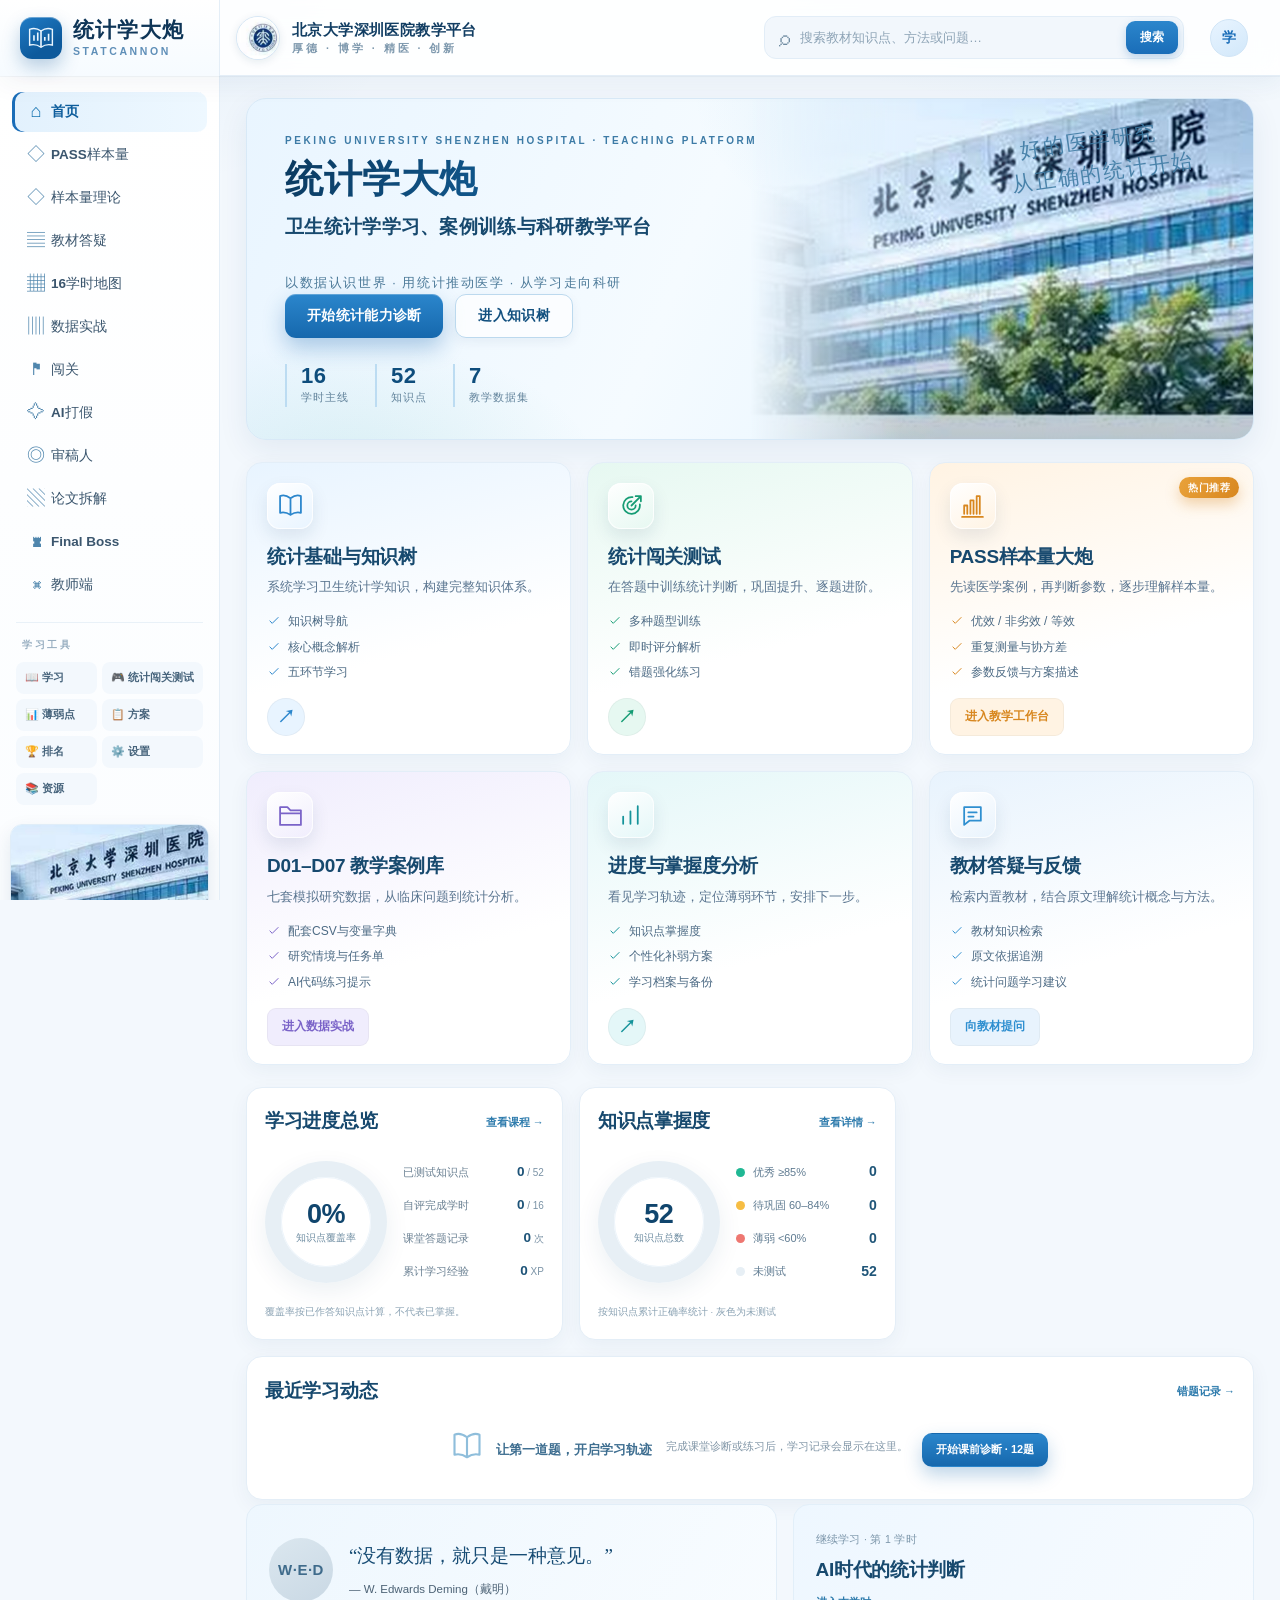
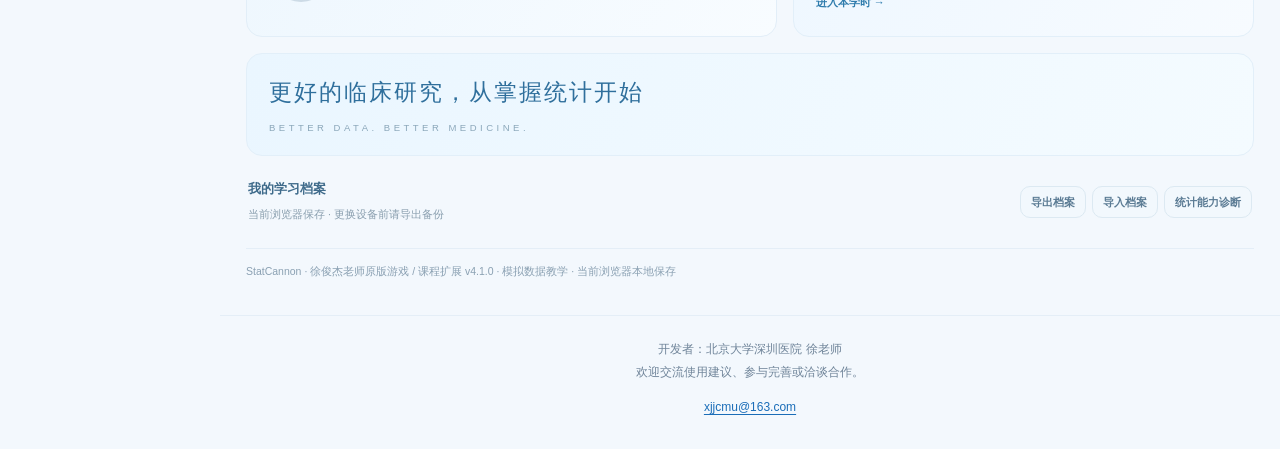
<file: index.html>
<!DOCTYPE html>
<html lang="zh-CN">
<head>
<meta charset="UTF-8">
<meta name="viewport" content="width=device-width, initial-scale=1.0, viewport-fit=cover">
<meta name="theme-color" content="#f2f9fd">
<meta name="description" content="StatCannon 统计大炮 — 卫生统计学学习游戏：闯关答题、统计百斩五环节学习、薄弱点分析、个性化学习方案">
<meta name="mobile-web-app-capable" content="yes">
<meta name="apple-mobile-web-app-capable" content="yes">
<meta name="apple-mobile-web-app-status-bar-style" content="default">
<meta name="apple-mobile-web-app-title" content="统计大炮">
<link rel="manifest" href="manifest.json">
<link rel="apple-touch-icon" href="icon-192.png">
<title>StatCannon 统计大炮 · 16学时研究生课堂</title>
<script src="knowledge.js"></script>
<script src="baizhan_data.js"></script>
<script src="baizhan_engine.js"></script>
<link rel="stylesheet" href="academy/legacy.css">
<link rel="stylesheet" href="academy/academy.css">
<link rel="stylesheet" href="academy/light.css">
<link rel="stylesheet" href="academy/textbook.css">
<link rel="stylesheet" href="academy/studio.css?v=20260918">
<link rel="stylesheet" href="academy/medical.css?v=20260919-hospital-deming">
<link rel="stylesheet" href="academy/pass/pass.css?v=20260919-learning2">
<link rel="stylesheet" href="academy/theme-pro.css?v=20261106-pro">
</head>
<body>
<a class="sc-skip" href="#main">跳到主要内容</a>
<div class="sc-notice">学习档案保存在当前浏览器 · 可在首页导出备份</div>

<!-- ===== 顶部导航 ===== -->
<div id="top-bar">
  <a class="logo" href="student/" aria-label="统计学大炮首页"><span class="sc-book-logo"><svg viewBox="0 0 48 48" fill="none" aria-hidden="true"><path d="M24 11C17 6 8 6 3 8v29c8-2 14-1 21 4 7-5 13-6 21-4V8c-5-2-14-2-21 3Z" stroke="currentColor" stroke-width="2.6"/><path d="M24 11v30M11 29V19m7 10V14m13 15V22m7 7V16" stroke="currentColor" stroke-width="3"/></svg></span><span class="sc-brand">统计学大炮<small>StatCannon</small></span></a><div class="sc-institution"><img class="sc-emblem" src="academy/assets/pku-emblem.png" alt="北京大学深圳医院院徽"><div class="sc-inst-text"><strong>北京大学深圳医院教学平台</strong><span class="sc-motto-line">厚德 · 博学 · 精医 · 创新</span><span class="sc-sub">卫生统计学和临床研究学习与科研训练</span></div></div><form class="sc-search" action="textbook/" method="get"><label for="sc-search-input" class="sc-sr">搜索教材知识</label><span aria-hidden="true">⌕</span><input id="sc-search-input" name="q" placeholder="搜索教材知识点、方法或问题…" required><button type="submit" aria-label="搜索教材">搜索</button></form><a class="sc-profile" href="student/" title="学习档案保存在当前浏览器"><span aria-hidden="true">学</span><div><strong>我的学习空间</strong><small>本机学习档案</small></div></a>
  <div id="top-nav">
    <button class="active" onclick="switchPage('learn')">📖 学习</button>
    <button onclick="switchPage('cannon')">🎮 统计闯关测试</button>
    <button onclick="switchPage('weakness')">📊 薄弱点</button>
    <button onclick="switchPage('plan')">📋 方案</button>
    <button onclick="switchPage('rank')">🏆 排名</button>
    <button onclick="switchPage('settings')">⚙️ 设置</button>
    <span id="review-badge" style="display:none;background:#ef4444;color:#fff;padding:2px 12px;border-radius:20px;font-size:12px;font-weight:700;cursor:pointer" onclick="startReviewMode()">📚 0</span>
    <button onclick="switchPage('resources')">📚 资源</button>
    
  </div>
</div>

<!-- ===== 主容器 ===== -->
<div id="main">

<!-- ==================== 学习页面 ==================== -->
<div id="page-learn" class="page active">
  <div class="card">
    <h2>📚 知识树</h2>
    <div class="learning-guide">
      <p>👉 建议按从上到下顺序学习，不要直接跳高阶模块；预测模型／预后研究重点关注：回归、Cox、GEE/GLMM。</p>
      <p>原创临床研究：围绕患者数据开展研究，包括临床研究设计、回归、Cox、GEE和诊断试验。IBD随访、肺癌预后预测模型属于这一类。</p>
      <p>二次研究：Meta分析整合已有研究证据，在最后一个模块单独学习。</p>
      <p>软件实操集中在基础理论之后的“软件实操与论文”。每学完一个统计知识点，可前往该模块同步练习，再回到当前学习进度。</p>
    </div>
    <p style="color:var(--dim);font-size:14px;margin-bottom:12px">
      卫生统计学 <strong id="total-modules"></strong> 大模块，<strong id="total-topics"></strong> 个知识点，<strong id="total-questions"></strong> 道练习题。<br><span id="question-bank-summary" style="font-size:14px"></span>
      点击模块展开学习，完成后可进入"统计闯关测试"巩固。
    </p>
    <div class="flex flex-wrap gap-4" style="margin-bottom:12px">
      <button class="btn btn-primary btn-sm" onclick="expandAllTopics()">展开全部</button>
      <button class="btn btn-dim btn-sm" onclick="collapseAllTopics()">收起全部</button>
      <span style="font-size:13px;color:var(--dim);margin-left:8px" id="overall-progress"></span>
    </div>
  </div>
  <div id="module-container" class="module-grid"></div>
</div>

<!-- ==================== 统计闯关测试页面 ==================== -->
<div id="page-cannon" class="page">
  <div class="card">
    <div class="flex" style="justify-content:space-between;flex-wrap:wrap;gap:8px">
      <h2>🎮 统计闯关测试</h2><button class="btn btn-primary" data-action="sample-cannon">🎯 PASS 样本量专项测试</button><button class="btn btn-dim" data-action="quiz" data-mode="sample-theory">样本量知识诊断</button>
      <div class="flex gap-4">
        <button class="btn btn-success btn-sm" onclick="startCannonGame()">🔫 开始游戏</button>
        <button class="btn btn-dim btn-sm" onclick="endCannonGame()">⏹ 结束</button>
      </div>
    </div>
    <p style="color:var(--dim);font-size:13px;margin-top:8px">
      每轮最多10题，优先未见题，穿插少量错题。手机轻点选项开炮；电脑移动鼠标瞄准后点击。
    </p>
    <div id="cannon-controls" class="flex flex-wrap gap-4" style="margin:12px 0">
      <select id="cannon-module-select" style="background:#1a2030;border:1px solid rgba(255,255,255,0.18);border-radius:8px;padding:8px 12px;color:#f1f5fb;font-size:13px;flex:1;min-width:140px">
        <option value="all">全部模块随机</option>
      </select>
      <select id="cannon-topic-select" style="background:#1a2030;border:1px solid rgba(255,255,255,0.18);border-radius:8px;padding:8px 12px;color:#f1f5fb;font-size:13px;flex:1;min-width:140px">
        <option value="all">全部知识点</option>
      </select>
      <select id="cannon-difficulty" style="background:#1a2030;border:1px solid rgba(255,255,255,0.18);border-radius:8px;padding:8px 12px;color:#f1f5fb;font-size:13px;flex:1;min-width:110px">
        <option value="all">全部难度</option>
        <option value="weak">仅薄弱点</option>
      </select>
      <span id="game-remaining" style="font-size:13px;color:var(--dim);display:flex;align-items:center">未开始</span>
    </div>
  </div>

  <!-- 题目显示区：显眼位置，大字加粗 -->
  <div id="cannon-question">
    <div class="cq-tag" id="cq-tag">答题</div>
    <div class="cq-text" id="cq-text">请先点击「开始游戏」</div>
    <div class="cq-progress" id="cq-progress"></div>
  </div>

  <!-- 打炮场景 -->
  <div id="cannon-scene">
    <div class="ground"></div>
    <div class="ground-line"></div>
    <div class="haze"></div>
    <!-- 写实大炮（CSS 拼装） -->
    <div id="cannon-wrapper">
      <div id="cannon-barrel"></div>
      <div id="cannon-body"></div>
      <div id="cannon-wheel"></div>
    </div>
    <div id="cannon-muzzle-flash"></div>
    <div id="game-hud">
      <div class="info-item"><span class="label">状态</span><br><span class="val" id="hud-status">待开始</span></div>
      <div class="info-item"><span class="label">当前</span><br><span class="val" id="hud-current">-</span></div>
      <div class="info-item"><span class="label">本题用时</span><br><span class="val" id="qtimer">--</span></div>
      <button class="btn btn-dim btn-sm" id="pause-btn" onclick="togglePause()" style="height:44px">⏸ 暂停</button>
    </div>
    <div id="game-score">
      <div style="font-size:12px;color:var(--dim)">得分</div>
      <div class="score-num" id="score-display">0</div>
      <div class="combo" id="combo-display">🔥 x1</div>
      <div id="live-accuracy" aria-live="polite">正确率 — · 0/0</div>
    </div>
    <!-- 候选项动态生成 -->
    <div id="cannon-options"></div>
    <!-- 瞄准辅助线（从炮口指向鼠标） -->
    <div id="cannon-aim-line"></div>
    <!-- 答题结果 -->
    <div id="cannon-result">
      <div class="cr-head" id="cr-head"></div>
      <div class="cr-pts" id="cr-pts"></div>
      <div class="cr-explain" id="cr-explain"></div>
      <a id="cr-learn-link" class="btn btn-dim" hidden style="margin-top:12px" href="#legacy-learn">知识树</a>
      <div style="margin-top:14px">
        <button class="btn btn-primary" id="cr-next-btn" style="display:none">下一题 →</button>
      </div>
    </div>
    <!-- 本局战报 -->
    <div id="game-summary">
      <div class="gs-box">
        <div class="gs-title" id="gs-title">🎮 本局战报</div>
        <div class="gs-stats" id="gs-stats"></div>
        <div class="gs-badges" id="gs-badges"></div>
        <div style="margin-top:22px;display:flex;gap:10px;justify-content:center;flex-wrap:wrap">
          <button class="btn btn-primary" onclick="startCannonGame()">🔫 再来一局</button>
          <button class="btn btn-dim" onclick="closeGameSummary()">✕ 关闭</button>
        </div>
      </div>
    </div>
  </div>
</div>

<!-- ==================== 薄弱点页面 ==================== -->
<div id="page-weakness" class="page">
  <div class="card">
    <h2>📊 薄弱点分析</h2>
    <p style="color:var(--dim);font-size:14px">基于你的答题记录，按知识点模块统计掌握率，红色为薄弱环节。</p>
    <div id="weakness-chart"></div>
    <div style="margin-top:16px">
      <button class="btn btn-primary btn-sm" onclick="generateWeaknessPlan()">📋 生成个性化学习方案</button>
      <button class="btn btn-dim btn-sm" onclick="clearHistory()">🗑 清空历史</button>
    </div>
  </div>
  <div id="plan-output" style="display:none"></div>
</div>

<!-- ==================== 学习方案页面 ==================== -->
<div id="page-plan" class="page">
  <div class="card">
    <h2>📋 个性化学习方案</h2>
    <p style="color:var(--dim);font-size:14px">根据学习档案和薄弱点分析，自动生成定制学习方案。</p>
    <div id="plan-actions" class="flex flex-wrap gap-4" style="margin:12px 0">
      <button class="btn btn-primary" onclick="generateFullPlan()">🔄 生成最新方案</button>
      <button class="btn btn-success" onclick="startAutoTest()">🎯 开始自动测试</button>
      <button class="btn btn-dim" onclick="sendSMSReminder()">📱 发送学习提醒</button>
    </div>
    <div id="plan-output-full"></div>
  </div>
</div>

<!-- ==================== 统计百斩·5环节学习页面 ==================== -->
<div id="page-study" class="page">
  <div class="card">
    <div class="flex" style="justify-content:space-between;align-items:center;margin-bottom:12px">
      <h2>🗡️ 统计百斩 · 五环节学习</h2>
      <span style="font-size:12px;color:var(--dim)" id="study-tag"></span>
    </div>
    <div id="study-content"></div>
  </div>
</div>

<!-- ==================== 排名页面 ==================== -->
<div id="page-rank" class="page">
  <div class="card">
    <h2>🏆 学习排名</h2>
    <p style="color:var(--dim);font-size:14px">按答题正确率、完成题数、连击记录综合排名。</p>
    <div id="rank-content"></div>
  </div>
</div>

<!-- ==================== 设置页面 ==================== -->
<div id="page-settings" class="page">
  <div class="card">
    <h2>⚙️ 设置</h2>
    <div id="settings-form">
      <label>👤 你的姓名</label>
      <input type="text" id="set-name" placeholder="输入姓名用于排名" onchange="saveSettings()">
      <label>📚 本科专业背景</label>
      <select id="set-major" onchange="saveSettings()">
        <option value="non-medical">非预防医学（跨专业）</option>
        <option value="preventive">预防医学/公卫</option>
        <option value="clinical">临床医学</option>
        <option value="other">其他</option>
      </select>
      <label>🎯 每日学习目标（分钟）</label>
      <input type="number" id="set-daily" value="20" min="5" max="120" onchange="saveSettings()">
      <label>🔊 游戏音效</label>
      <button type="button" id="set-sfx-toggle" class="btn"
        style="width:auto;justify-content:flex-start;background:#1a2030;border:1px solid rgba(255,255,255,0.18);color:var(--text)"
        onclick="toggleSfxSetting()">🔊 音效：开</button>
      <label style="margin-top:12px">🔈 音量</label>
      <input type="range" id="set-sfx-volume" min="0" max="100" value="60" oninput="onSfxVolumeInput(this.value)">
      <label>📱 手机号（用于短信提醒，选填）</label>
      <input type="text" id="set-phone" placeholder="如 13800138000" onchange="saveSettings()">
      <div style="margin-top:16px;padding:16px;background:rgba(245,158,11,0.05);border-radius:8px;border:1px solid rgba(245,158,11,0.15)">
        <h3 style="font-size:14px;margin-bottom:8px;color:var(--accent)">📱 阿里云短信服务（已预留接口）</h3>
        <p style="font-size:12px;color:var(--dim);margin-bottom:8px">配置后系统可自动发送学习提醒、薄弱点通知和测试结果。</p>
        <label>AccessKey ID</label>
        <input type="text" id="set-sms-key" placeholder="your-access-key-id" onchange="saveSettings()">
        <label>AccessKey Secret</label>
        <input type="password" id="set-sms-secret" placeholder="your-access-key-secret" onchange="saveSettings()">
        <label>短信签名</label>
        <input type="text" id="set-sms-sign" value="卫生统计学习" onchange="saveSettings()">
        <label>短信模板ID</label>
        <input type="text" id="set-sms-template" placeholder="SMS_xxxxxx" onchange="saveSettings()">
      </div>
    </div>
  </div>
</div>

<!-- ==================== 资源页面（新增） ==================== -->
<div id="page-progress" class="page" style="padding:16px;max-width:1200px;width:100%;margin:auto"></div>
<div id="page-resources" class="page">
  <div class="card">
    <h2>📚 配套学习资源</h2>
    <p style="color:var(--dim);font-size:14px">三大可视化+理论平台，点击链接直接打开，与当前知识点联动学习。</p>
  </div>
  <div id="resources-container"></div>
</div>

</div>

<footer id="developer-footer">
  <p>开发者：北京大学深圳医院 徐老师</p>
  <p>欢迎交流使用建议、参与完善或洽谈合作。</p>
  <a href="mailto:xjjcmu@163.com">xjjcmu@163.com</a>
</footer>

<!-- ===== 题目弹窗（知识点测试/自动测试用） ===== -->
<div id="question-overlay">
  <div id="question-box">
    <div class="q-header">
      <span id="q-module-label"></span>
      <span id="q-progress" style="color:var(--dim)">1/1</span>
    </div>
    <div class="q-text" id="q-text"></div>
    <div class="q-options" id="q-options"></div>
    <div class="q-explain" id="q-explain"></div>
    <div class="q-nav">
      <button class="btn btn-dim" onclick="closeQuestion()">✕ 关闭</button>
      <button class="btn btn-primary" id="q-next-btn" style="display:none">下一题 →</button>
    </div>
  </div>
</div>

<script src="academy/extend.js"></script>
<script src="academy/pass/knowledge.js?v=20260919-learning2"></script>
<script src="academy/question-bank.js"></script>
<script src="academy/practice-queue.js"></script>
<script src="academy/option-feedback-data.js"></script>
<script src="academy/option-feedback.js"></script>
<script src="academy/legacy.js?v=20260919-learning2"></script>
<script src="academy/content.js"></script>
<script src="academy/curriculum.js"></script>
<script src="academy/pass/learning.js?v=20260919-learning2"></script>
<script src="academy/core.js"></script>

<script src="academy/textbook-engine.js"></script>
<script src="academy/textbook-ui.js?v=20260919-learning2"></script>
<script src="academy/pass/engine.js?v=20260919-learning2"></script>
<script src="academy/pass/content.js?v=20260919-learning2"></script>
<script src="academy/pass/report.js?v=20260919-learning2"></script>
<script src="academy/pass/custom.js?v=20260919-learning2"></script>
<script src="academy/pass/ui.js?v=20260919-learning2"></script>
<script src="academy/app.js?v=20261106-pro"></script>
<script src="academy/learning-loop.js"></script>
</body>
</html>
</file>
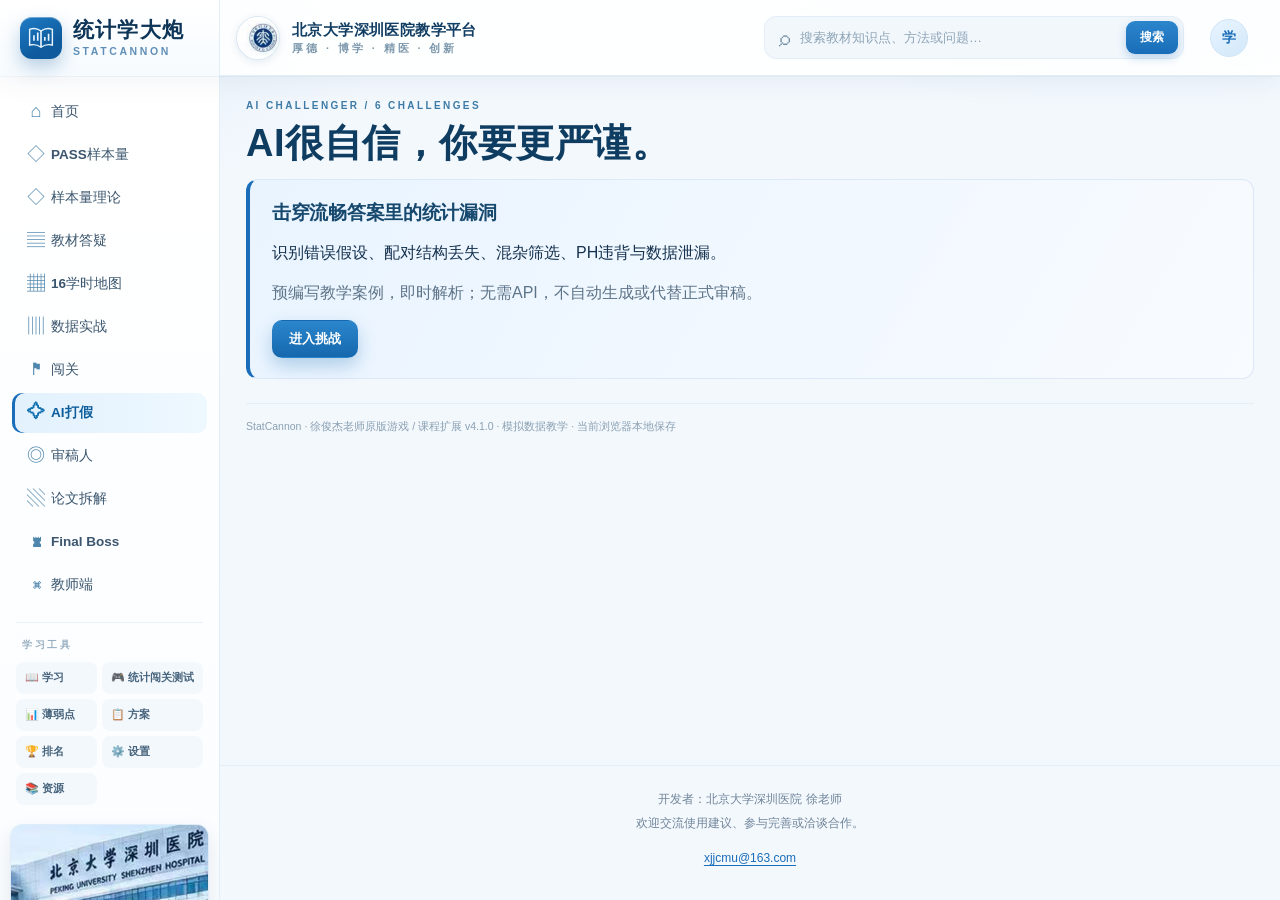
<file: ai-challenger/index.html>
<!DOCTYPE html>
<html lang="zh-CN">
<head>
<base href="../">
<meta charset="UTF-8">
<meta name="viewport" content="width=device-width, initial-scale=1.0, viewport-fit=cover">
<meta name="theme-color" content="#f2f9fd">
<meta name="description" content="StatCannon 统计大炮 — 卫生统计学学习游戏：闯关答题、统计百斩五环节学习、薄弱点分析、个性化学习方案">
<meta name="mobile-web-app-capable" content="yes">
<meta name="apple-mobile-web-app-capable" content="yes">
<meta name="apple-mobile-web-app-status-bar-style" content="default">
<meta name="apple-mobile-web-app-title" content="统计大炮">
<link rel="manifest" href="manifest.json">
<link rel="apple-touch-icon" href="icon-192.png">
<title>StatCannon 统计大炮 · 16学时研究生课堂</title>
<script src="knowledge.js"></script>
<script src="baizhan_data.js"></script>
<script src="baizhan_engine.js"></script>
<link rel="stylesheet" href="academy/legacy.css">
<link rel="stylesheet" href="academy/academy.css">
<link rel="stylesheet" href="academy/light.css">
<link rel="stylesheet" href="academy/textbook.css">
<link rel="stylesheet" href="academy/studio.css?v=20260918">
<link rel="stylesheet" href="academy/medical.css?v=20260919-hospital-deming">
<link rel="stylesheet" href="academy/pass/pass.css?v=20260919-learning2">
<link rel="stylesheet" href="academy/theme-pro.css?v=20261106-pro">
</head>
<body>
<a class="sc-skip" href="#main">跳到主要内容</a>
<div class="sc-notice">学习档案保存在当前浏览器 · 可在首页导出备份</div>

<!-- ===== 顶部导航 ===== -->
<div id="top-bar">
  <a class="logo" href="student/" aria-label="统计学大炮首页"><span class="sc-book-logo"><svg viewBox="0 0 48 48" fill="none" aria-hidden="true"><path d="M24 11C17 6 8 6 3 8v29c8-2 14-1 21 4 7-5 13-6 21-4V8c-5-2-14-2-21 3Z" stroke="currentColor" stroke-width="2.6"/><path d="M24 11v30M11 29V19m7 10V14m13 15V22m7 7V16" stroke="currentColor" stroke-width="3"/></svg></span><span class="sc-brand">统计学大炮<small>StatCannon</small></span></a><div class="sc-institution"><img class="sc-emblem" src="academy/assets/pku-emblem.png" alt="北京大学深圳医院院徽"><div class="sc-inst-text"><strong>北京大学深圳医院教学平台</strong><span class="sc-motto-line">厚德 · 博学 · 精医 · 创新</span><span class="sc-sub">卫生统计学和临床研究学习与科研训练</span></div></div><form class="sc-search" action="textbook/" method="get"><label for="sc-search-input" class="sc-sr">搜索教材知识</label><span aria-hidden="true">⌕</span><input id="sc-search-input" name="q" placeholder="搜索教材知识点、方法或问题…" required><button type="submit" aria-label="搜索教材">搜索</button></form><a class="sc-profile" href="student/" title="学习档案保存在当前浏览器"><span aria-hidden="true">学</span><div><strong>我的学习空间</strong><small>本机学习档案</small></div></a>
  <div id="top-nav">
    <button class="active" onclick="switchPage('learn')">📖 学习</button>
    <button onclick="switchPage('cannon')">🎮 统计闯关测试</button>
    <button onclick="switchPage('weakness')">📊 薄弱点</button>
    <button onclick="switchPage('plan')">📋 方案</button>
    <button onclick="switchPage('rank')">🏆 排名</button>
    <button onclick="switchPage('settings')">⚙️ 设置</button>
    <span id="review-badge" style="display:none;background:#ef4444;color:#fff;padding:2px 12px;border-radius:20px;font-size:12px;font-weight:700;cursor:pointer" onclick="startReviewMode()">📚 0</span>
    <button onclick="switchPage('resources')">📚 资源</button>
    
  </div>
</div>

<!-- ===== 主容器 ===== -->
<div id="main">

<!-- ==================== 学习页面 ==================== -->
<div id="page-learn" class="page active">
  <div class="card">
    <h2>📚 知识树</h2>
    <div class="learning-guide">
      <p>👉 建议按从上到下顺序学习，不要直接跳高阶模块；预测模型／预后研究重点关注：回归、Cox、GEE/GLMM。</p>
      <p>原创临床研究：围绕患者数据开展研究，包括临床研究设计、回归、Cox、GEE和诊断试验。IBD随访、肺癌预后预测模型属于这一类。</p>
      <p>二次研究：Meta分析整合已有研究证据，在最后一个模块单独学习。</p>
      <p>软件实操集中在基础理论之后的“软件实操与论文”。每学完一个统计知识点，可前往该模块同步练习，再回到当前学习进度。</p>
    </div>
    <p style="color:var(--dim);font-size:14px;margin-bottom:12px">
      卫生统计学 <strong id="total-modules"></strong> 大模块，<strong id="total-topics"></strong> 个知识点，<strong id="total-questions"></strong> 道练习题。<br><span id="question-bank-summary" style="font-size:14px"></span>
      点击模块展开学习，完成后可进入"统计闯关测试"巩固。
    </p>
    <div class="flex flex-wrap gap-4" style="margin-bottom:12px">
      <button class="btn btn-primary btn-sm" onclick="expandAllTopics()">展开全部</button>
      <button class="btn btn-dim btn-sm" onclick="collapseAllTopics()">收起全部</button>
      <span style="font-size:13px;color:var(--dim);margin-left:8px" id="overall-progress"></span>
    </div>
  </div>
  <div id="module-container" class="module-grid"></div>
</div>

<!-- ==================== 统计闯关测试页面 ==================== -->
<div id="page-cannon" class="page">
  <div class="card">
    <div class="flex" style="justify-content:space-between;flex-wrap:wrap;gap:8px">
      <h2>🎮 统计闯关测试</h2><button class="btn btn-primary" data-action="sample-cannon">🎯 PASS 样本量专项测试</button><button class="btn btn-dim" data-action="quiz" data-mode="sample-theory">样本量知识诊断</button>
      <div class="flex gap-4">
        <button class="btn btn-success btn-sm" onclick="startCannonGame()">🔫 开始游戏</button>
        <button class="btn btn-dim btn-sm" onclick="endCannonGame()">⏹ 结束</button>
      </div>
    </div>
    <p style="color:var(--dim);font-size:13px;margin-top:8px">
      每轮最多10题，优先未见题，穿插少量错题。手机轻点选项开炮；电脑移动鼠标瞄准后点击。
    </p>
    <div id="cannon-controls" class="flex flex-wrap gap-4" style="margin:12px 0">
      <select id="cannon-module-select" style="background:#1a2030;border:1px solid rgba(255,255,255,0.18);border-radius:8px;padding:8px 12px;color:#f1f5fb;font-size:13px;flex:1;min-width:140px">
        <option value="all">全部模块随机</option>
      </select>
      <select id="cannon-topic-select" style="background:#1a2030;border:1px solid rgba(255,255,255,0.18);border-radius:8px;padding:8px 12px;color:#f1f5fb;font-size:13px;flex:1;min-width:140px">
        <option value="all">全部知识点</option>
      </select>
      <select id="cannon-difficulty" style="background:#1a2030;border:1px solid rgba(255,255,255,0.18);border-radius:8px;padding:8px 12px;color:#f1f5fb;font-size:13px;flex:1;min-width:110px">
        <option value="all">全部难度</option>
        <option value="weak">仅薄弱点</option>
      </select>
      <span id="game-remaining" style="font-size:13px;color:var(--dim);display:flex;align-items:center">未开始</span>
    </div>
  </div>

  <!-- 题目显示区：显眼位置，大字加粗 -->
  <div id="cannon-question">
    <div class="cq-tag" id="cq-tag">答题</div>
    <div class="cq-text" id="cq-text">请先点击「开始游戏」</div>
    <div class="cq-progress" id="cq-progress"></div>
  </div>

  <!-- 打炮场景 -->
  <div id="cannon-scene">
    <div class="ground"></div>
    <div class="ground-line"></div>
    <div class="haze"></div>
    <!-- 写实大炮（CSS 拼装） -->
    <div id="cannon-wrapper">
      <div id="cannon-barrel"></div>
      <div id="cannon-body"></div>
      <div id="cannon-wheel"></div>
    </div>
    <div id="cannon-muzzle-flash"></div>
    <div id="game-hud">
      <div class="info-item"><span class="label">状态</span><br><span class="val" id="hud-status">待开始</span></div>
      <div class="info-item"><span class="label">当前</span><br><span class="val" id="hud-current">-</span></div>
      <div class="info-item"><span class="label">本题用时</span><br><span class="val" id="qtimer">--</span></div>
      <button class="btn btn-dim btn-sm" id="pause-btn" onclick="togglePause()" style="height:44px">⏸ 暂停</button>
    </div>
    <div id="game-score">
      <div style="font-size:12px;color:var(--dim)">得分</div>
      <div class="score-num" id="score-display">0</div>
      <div class="combo" id="combo-display">🔥 x1</div>
      <div id="live-accuracy" aria-live="polite">正确率 — · 0/0</div>
    </div>
    <!-- 候选项动态生成 -->
    <div id="cannon-options"></div>
    <!-- 瞄准辅助线（从炮口指向鼠标） -->
    <div id="cannon-aim-line"></div>
    <!-- 答题结果 -->
    <div id="cannon-result">
      <div class="cr-head" id="cr-head"></div>
      <div class="cr-pts" id="cr-pts"></div>
      <div class="cr-explain" id="cr-explain"></div>
      <a id="cr-learn-link" class="btn btn-dim" hidden style="margin-top:12px" href="#legacy-learn">知识树</a>
      <div style="margin-top:14px">
        <button class="btn btn-primary" id="cr-next-btn" style="display:none">下一题 →</button>
      </div>
    </div>
    <!-- 本局战报 -->
    <div id="game-summary">
      <div class="gs-box">
        <div class="gs-title" id="gs-title">🎮 本局战报</div>
        <div class="gs-stats" id="gs-stats"></div>
        <div class="gs-badges" id="gs-badges"></div>
        <div style="margin-top:22px;display:flex;gap:10px;justify-content:center;flex-wrap:wrap">
          <button class="btn btn-primary" onclick="startCannonGame()">🔫 再来一局</button>
          <button class="btn btn-dim" onclick="closeGameSummary()">✕ 关闭</button>
        </div>
      </div>
    </div>
  </div>
</div>

<!-- ==================== 薄弱点页面 ==================== -->
<div id="page-weakness" class="page">
  <div class="card">
    <h2>📊 薄弱点分析</h2>
    <p style="color:var(--dim);font-size:14px">基于你的答题记录，按知识点模块统计掌握率，红色为薄弱环节。</p>
    <div id="weakness-chart"></div>
    <div style="margin-top:16px">
      <button class="btn btn-primary btn-sm" onclick="generateWeaknessPlan()">📋 生成个性化学习方案</button>
      <button class="btn btn-dim btn-sm" onclick="clearHistory()">🗑 清空历史</button>
    </div>
  </div>
  <div id="plan-output" style="display:none"></div>
</div>

<!-- ==================== 学习方案页面 ==================== -->
<div id="page-plan" class="page">
  <div class="card">
    <h2>📋 个性化学习方案</h2>
    <p style="color:var(--dim);font-size:14px">根据学习档案和薄弱点分析，自动生成定制学习方案。</p>
    <div id="plan-actions" class="flex flex-wrap gap-4" style="margin:12px 0">
      <button class="btn btn-primary" onclick="generateFullPlan()">🔄 生成最新方案</button>
      <button class="btn btn-success" onclick="startAutoTest()">🎯 开始自动测试</button>
      <button class="btn btn-dim" onclick="sendSMSReminder()">📱 发送学习提醒</button>
    </div>
    <div id="plan-output-full"></div>
  </div>
</div>

<!-- ==================== 统计百斩·5环节学习页面 ==================== -->
<div id="page-study" class="page">
  <div class="card">
    <div class="flex" style="justify-content:space-between;align-items:center;margin-bottom:12px">
      <h2>🗡️ 统计百斩 · 五环节学习</h2>
      <span style="font-size:12px;color:var(--dim)" id="study-tag"></span>
    </div>
    <div id="study-content"></div>
  </div>
</div>

<!-- ==================== 排名页面 ==================== -->
<div id="page-rank" class="page">
  <div class="card">
    <h2>🏆 学习排名</h2>
    <p style="color:var(--dim);font-size:14px">按答题正确率、完成题数、连击记录综合排名。</p>
    <div id="rank-content"></div>
  </div>
</div>

<!-- ==================== 设置页面 ==================== -->
<div id="page-settings" class="page">
  <div class="card">
    <h2>⚙️ 设置</h2>
    <div id="settings-form">
      <label>👤 你的姓名</label>
      <input type="text" id="set-name" placeholder="输入姓名用于排名" onchange="saveSettings()">
      <label>📚 本科专业背景</label>
      <select id="set-major" onchange="saveSettings()">
        <option value="non-medical">非预防医学（跨专业）</option>
        <option value="preventive">预防医学/公卫</option>
        <option value="clinical">临床医学</option>
        <option value="other">其他</option>
      </select>
      <label>🎯 每日学习目标（分钟）</label>
      <input type="number" id="set-daily" value="20" min="5" max="120" onchange="saveSettings()">
      <label>🔊 游戏音效</label>
      <button type="button" id="set-sfx-toggle" class="btn"
        style="width:auto;justify-content:flex-start;background:#1a2030;border:1px solid rgba(255,255,255,0.18);color:var(--text)"
        onclick="toggleSfxSetting()">🔊 音效：开</button>
      <label style="margin-top:12px">🔈 音量</label>
      <input type="range" id="set-sfx-volume" min="0" max="100" value="60" oninput="onSfxVolumeInput(this.value)">
      <label>📱 手机号（用于短信提醒，选填）</label>
      <input type="text" id="set-phone" placeholder="如 13800138000" onchange="saveSettings()">
      <div style="margin-top:16px;padding:16px;background:rgba(245,158,11,0.05);border-radius:8px;border:1px solid rgba(245,158,11,0.15)">
        <h3 style="font-size:14px;margin-bottom:8px;color:var(--accent)">📱 阿里云短信服务（已预留接口）</h3>
        <p style="font-size:12px;color:var(--dim);margin-bottom:8px">配置后系统可自动发送学习提醒、薄弱点通知和测试结果。</p>
        <label>AccessKey ID</label>
        <input type="text" id="set-sms-key" placeholder="your-access-key-id" onchange="saveSettings()">
        <label>AccessKey Secret</label>
        <input type="password" id="set-sms-secret" placeholder="your-access-key-secret" onchange="saveSettings()">
        <label>短信签名</label>
        <input type="text" id="set-sms-sign" value="卫生统计学习" onchange="saveSettings()">
        <label>短信模板ID</label>
        <input type="text" id="set-sms-template" placeholder="SMS_xxxxxx" onchange="saveSettings()">
      </div>
    </div>
  </div>
</div>

<!-- ==================== 资源页面（新增） ==================== -->
<div id="page-progress" class="page" style="padding:16px;max-width:1200px;width:100%;margin:auto"></div>
<div id="page-resources" class="page">
  <div class="card">
    <h2>📚 配套学习资源</h2>
    <p style="color:var(--dim);font-size:14px">三大可视化+理论平台，点击链接直接打开，与当前知识点联动学习。</p>
  </div>
  <div id="resources-container"></div>
</div>

</div>

<footer id="developer-footer">
  <p>开发者：北京大学深圳医院 徐老师</p>
  <p>欢迎交流使用建议、参与完善或洽谈合作。</p>
  <a href="mailto:xjjcmu@163.com">xjjcmu@163.com</a>
</footer>

<!-- ===== 题目弹窗（知识点测试/自动测试用） ===== -->
<div id="question-overlay">
  <div id="question-box">
    <div class="q-header">
      <span id="q-module-label"></span>
      <span id="q-progress" style="color:var(--dim)">1/1</span>
    </div>
    <div class="q-text" id="q-text"></div>
    <div class="q-options" id="q-options"></div>
    <div class="q-explain" id="q-explain"></div>
    <div class="q-nav">
      <button class="btn btn-dim" onclick="closeQuestion()">✕ 关闭</button>
      <button class="btn btn-primary" id="q-next-btn" style="display:none">下一题 →</button>
    </div>
  </div>
</div>

<script src="academy/extend.js"></script>
<script src="academy/pass/knowledge.js?v=20260919-learning2"></script>
<script src="academy/question-bank.js"></script>
<script src="academy/practice-queue.js"></script>
<script src="academy/option-feedback-data.js"></script>
<script src="academy/option-feedback.js"></script>
<script src="academy/legacy.js?v=20260919-learning2"></script>
<script src="academy/content.js"></script>
<script src="academy/curriculum.js"></script>
<script src="academy/pass/learning.js?v=20260919-learning2"></script>
<script src="academy/core.js"></script>

<script src="academy/textbook-engine.js"></script>
<script src="academy/textbook-ui.js?v=20260919-learning2"></script>
<script src="academy/pass/engine.js?v=20260919-learning2"></script>
<script src="academy/pass/content.js?v=20260919-learning2"></script>
<script src="academy/pass/report.js?v=20260919-learning2"></script>
<script src="academy/pass/custom.js?v=20260919-learning2"></script>
<script src="academy/pass/ui.js?v=20260919-learning2"></script>
<script src="academy/app.js?v=20261106-pro"></script>
<script src="academy/learning-loop.js"></script>
</body>
</html>
</file>
<file: academy/legacy.css>
/* ========== 全局 ========== */
*{margin:0;padding:0;box-sizing:border-box;font-family:'Segoe UI','PingFang SC','Microsoft YaHei',sans-serif}
:root{--bg:#0a0e1a;--card:#111827;--accent:#fbbf24;--accent2:#ef4444;--text:#f8fafc;--dim:#9aa8bd;--success:#22c55e;--danger:#ef4444;--warn:#f59e0b;--radius:12px;--shadow:0 4px 24px rgba(0,0,0,0.4)}
body{background:var(--bg);color:var(--text);min-height:100vh;display:flex;flex-direction:column}
a{color:var(--accent);text-decoration:none}
/* ========== 顶部导航 ========== */
#top-bar{background:linear-gradient(135deg,#1a1f2e,#0f1420);padding:12px 20px;display:flex;align-items:center;justify-content:space-between;border-bottom:2px solid var(--accent);position:sticky;top:0;z-index:100}
#top-bar .logo{font-size:24px;font-weight:800;background:linear-gradient(135deg,#f59e0b,#ef4444);-webkit-background-clip:text;-webkit-text-fill-color:transparent;display:flex;align-items:center;gap:8px}
#top-bar .logo small{font-size:12px;background:var(--accent);color:#000;padding:2px 8px;border-radius:20px;-webkit-text-fill-color:#000}
#top-nav{display:flex;gap:4px;flex-wrap:wrap}
#top-nav button{padding:8px 16px;border:none;border-radius:8px;cursor:pointer;font-size:13px;font-weight:600;transition:all .2s;background:transparent;color:var(--dim)}
#top-nav button:hover{color:var(--text);background:rgba(255,255,255,0.08)}
#top-nav button.active{background:var(--accent);color:#000;box-shadow:0 0 20px rgba(245,158,11,0.3)}
/* ========== 主容器 ========== */
#main{padding:20px;flex:1;max-width:1200px;margin:0 auto;width:100%}
.page{display:none;animation:fadeIn .3s}
.page.active{display:block}
@keyframes fadeIn{from{opacity:0;transform:translateY(10px)}to{opacity:1;transform:translateY(0)}}
/* ========== 卡片 ========== */
.card{background:#151b2a;border-radius:var(--radius);padding:20px;margin-bottom:16px;box-shadow:var(--shadow);border:1px solid rgba(255,255,255,0.08)}
.card h2{font-size:20px;margin-bottom:12px;display:flex;align-items:center;gap:8px;color:#ffffff}
.card h3{font-size:16px;margin-bottom:8px;color:var(--accent)}
/* ========== 模块网格 ========== */
.module-grid{display:grid;grid-template-columns:repeat(auto-fill,minmax(280px,1fr));gap:12px;margin:16px 0}
.module-card{background:#1a1f2e;border:1px solid rgba(255,255,255,0.08);border-radius:var(--radius);padding:16px;cursor:pointer;transition:all .2s;position:relative;overflow:hidden}
.module-card:hover{border-color:var(--accent);transform:translateY(-2px);box-shadow:0 8px 32px rgba(245,158,11,0.15)}
.module-card .icon{font-size:36px;margin-bottom:8px}
.module-card h3{font-size:16px;color:#ffffff;margin-bottom:4px}
.module-card p{font-size:13px;color:#b0bed5}
.module-card .progress{height:4px;background:rgba(255,255,255,0.1);border-radius:2px;margin-top:12px;overflow:hidden}
.module-card .progress-fill{height:100%;background:linear-gradient(90deg,var(--accent),var(--success));border-radius:2px;transition:width .5s}
.module-card .mastery{position:absolute;top:12px;right:12px;font-size:12px;padding:2px 8px;border-radius:12px;font-weight:600}
.mastery-mastered{background:rgba(34,197,94,0.2);color:var(--success)}
.mastery-learning{background:rgba(245,158,11,0.2);color:var(--accent)}
.mastery-new{background:rgba(154,168,189,0.2);color:#b0bed5}
/* ========== 知识点卡片 ========== */
.topic-card{background:#1a1f2e;border:1px solid rgba(255,255,255,0.08);border-radius:var(--radius);padding:16px;margin-bottom:12px;transition:all .2s}
.topic-card:hover{border-color:rgba(245,158,11,0.3)}
.topic-card .topic-header{display:flex;justify-content:space-between;align-items:center;cursor:pointer}
.topic-card .topic-name{font-size:16px;font-weight:600;color:#ffffff}
.topic-card .topic-status{font-size:12px;padding:2px 10px;border-radius:12px}
.topic-card .topic-summary{font-size:13px;color:#b0bed5;margin-top:6px;line-height:1.5}
.topic-card .topic-body{display:none;margin-top:12px;border-top:1px solid rgba(255,255,255,0.08);padding-top:12px}
.topic-card .topic-body.open{display:block}
/* 要点列表 */
.point-list{list-style:none;margin:8px 0}
.point-list li{position:relative;padding:4px 0 4px 20px;font-size:14px;color:#f1f5fb;line-height:1.5}
.point-list li::before{content:'▸';position:absolute;left:0;color:var(--accent)}
/* 关键词标签 */
.keyword-tags{display:flex;flex-wrap:wrap;gap:6px;margin:8px 0}
.keyword-tags span{background:#2a2f3e;color:#fbbf24;padding:2px 10px;border-radius:12px;font-size:11px;font-weight:600;border:1px solid rgba(245,158,11,0.25)}
/* ========== 学习按钮 ========== */
.btn{display:inline-flex;align-items:center;gap:6px;padding:8px 20px;border:none;border-radius:8px;cursor:pointer;font-size:14px;font-weight:600;transition:all .2s}
.btn-primary{background:var(--accent);color:#000}
.btn-primary:hover{transform:translateY(-1px);box-shadow:0 4px 16px rgba(245,158,11,0.3)}
.btn-success{background:var(--success);color:#000}
.btn-danger{background:var(--danger);color:#fff}
.btn-dim{background:#2a2f3e;color:#f1f5fb}
.btn-dim:hover{background:#333a4c}
.btn-sm{padding:4px 12px;font-size:12px}
.btn-block{display:flex;width:100%;justify-content:center}

/* ========== 打炮题目区（显眼位置，大字加粗） ========== */
#cannon-question{display:none;background:linear-gradient(135deg,#1e2433,#151a28);border:2px solid rgba(245,158,11,0.45);border-radius:14px;padding:22px 26px;margin-bottom:16px;box-shadow:0 4px 28px rgba(245,158,11,0.12);position:relative}
#cannon-question .cq-tag{font-size:12px;font-weight:700;color:var(--accent);margin-bottom:8px;letter-spacing:1px;text-transform:uppercase}
#cannon-question .cq-text{font-size:24px;font-weight:900;color:#ffffff;line-height:1.6;letter-spacing:0.5px;text-shadow:0 2px 8px rgba(0,0,0,0.5)}
#cannon-question .cq-progress{position:absolute;top:14px;right:20px;font-size:12px;color:var(--dim);font-weight:600}

/* ========== 打炮场景（百词斩升级版） ========== */
#cannon-scene{position:relative;width:100%;height:520px;background:linear-gradient(180deg,#0d1520 0%,#162033 30%,#1e2d45 55%,#2a1a0a 100%);border-radius:var(--radius);overflow:hidden;cursor:crosshair;user-select:none}
#cannon-scene .ground{position:absolute;bottom:0;left:0;right:0;height:120px;background:linear-gradient(180deg,transparent 0%,rgba(30,20,8,0.6) 20%,rgba(25,18,10,0.9) 60%,#1a1208 100%)}
#cannon-scene .ground-line{position:absolute;bottom:85px;left:0;right:0;height:1px;background:linear-gradient(90deg,transparent 5%,rgba(245,158,11,0.15) 30%,rgba(245,158,11,0.25) 50%,rgba(245,158,11,0.15) 70%,transparent 95%);z-index:3}
#cannon-scene .haze{position:absolute;bottom:60px;left:0;right:0;height:40px;background:radial-gradient(ellipse at 50% 100%,rgba(200,160,80,0.06),transparent 70%);z-index:2;pointer-events:none}

/* ========== 大炮（SVG 风格，百词斩写实风） ========== */
#cannon-wrapper{position:absolute;bottom:70px;left:50px;width:120px;height:90px;z-index:12;transform-origin:60px 70px;transition:transform .08s linear;pointer-events:none;filter:drop-shadow(0 6px 16px rgba(0,0,0,0.5))}
#cannon-body{position:absolute;bottom:0;left:15px;width:80px;height:55px;background:linear-gradient(180deg,#4a4a5a,#2a2a3a);border-radius:6px 6px 14px 14px;border:1px solid #5a5a6a;z-index:1}
#cannon-body::before{content:'';position:absolute;top:-12px;left:10px;width:60px;height:16px;background:linear-gradient(180deg,#5a5a6a,#3a3a4a);border-radius:8px 8px 0 0;border:1px solid #6a6a7a}
#cannon-body::after{content:'';position:absolute;top:8px;left:-8px;width:10px;height:24px;background:linear-gradient(180deg,#3a3a4a,#2a2a3a);border-radius:5px 0 0 5px;border:1px solid #5a5a6a}
#cannon-wheel{position:absolute;bottom:-8px;left:50%;transform:translateX(-50%);width:48px;height:48px;border-radius:50%;background:radial-gradient(circle at 40% 35%,#5a5a5a,#2a2a2a);border:3px solid #3a3a3a;z-index:2;box-shadow:0 2px 8px rgba(0,0,0,0.5)}
#cannon-wheel::before{content:'';position:absolute;top:50%;left:50%;transform:translate(-50%,-50%);width:14px;height:14px;border-radius:50%;background:radial-gradient(circle,#7a7a7a,#4a4a4a);border:2px solid #3a3a3a}
#cannon-wheel::after{content:'';position:absolute;top:2px;left:50%;transform:translateX(-50%);width:2px;height:44px;background:linear-gradient(180deg,transparent 10%,#5a5a5a 30%,#5a5a5a 70%,transparent 90%)}
#cannon-barrel{position:absolute;bottom:35px;left:48px;width:45px;height:10px;background:linear-gradient(180deg,#5a5a6a,#3a3a4a);border-radius:0 10px 10px 0;border:1px solid #6a6a7a;z-index:1;transform-origin:left center}
#cannon-barrel::before{content:'';position:absolute;top:-3px;right:-4px;width:10px;height:16px;background:radial-gradient(ellipse,#3a3a4a,#2a2a3a);border-radius:6px;border:1px solid #5a5a6a}
#cannon-barrel::after{content:'';position:absolute;top:1px;right:-2px;width:4px;height:8px;background:radial-gradient(ellipse,#ff8833,transparent);opacity:0.6;border-radius:50%}
#cannon-muzzle-flash{position:absolute;bottom:62px;left:110px;width:0;height:0;z-index:13;pointer-events:none;opacity:0;transition:all .05s}
#cannon-muzzle-flash.fire{width:36px;height:36px;background:radial-gradient(circle,rgba(255,200,60,0.9),rgba(255,100,20,0.5),transparent);border-radius:50%;opacity:1;box-shadow:0 0 30px rgba(255,150,30,0.6);margin-left:-18px;margin-top:-18px}

/* ========== 候选项（百词斩风格卡片） ========== */
.cannon-option{position:absolute;min-width:200px;max-width:360px;background:rgba(22,28,40,0.94);border:2px solid rgba(255,255,255,0.15);border-radius:16px;padding:18px 20px;cursor:crosshair;z-index:8;transition:all .25s cubic-bezier(.4,0,.2,1);display:flex;align-items:center;gap:16px;box-shadow:0 8px 24px rgba(0,0,0,0.5);user-select:none;backdrop-filter:blur(6px)}
.cannon-option:hover{border-color:var(--accent);transform:scale(1.05) translateY(-3px);box-shadow:0 0 40px rgba(245,158,11,0.3);z-index:15}
.cannon-option .co-letter{width:44px;height:44px;border-radius:50%;background:linear-gradient(135deg,#fbbf24,#f59e0b);color:#1a1000;display:flex;align-items:center;justify-content:center;font-size:20px;font-weight:900;flex-shrink:0;box-shadow:0 4px 12px rgba(245,158,11,0.4),inset 0 1px 2px rgba(255,255,255,0.3)}
.cannon-option .co-text{font-size:16px;font-weight:700;color:#f0f4fa;line-height:1.5;letter-spacing:0.3px}
.cannon-option.aimed{border-color:var(--accent);background:rgba(245,158,11,0.12);box-shadow:0 0 40px rgba(245,158,11,0.35),inset 0 0 20px rgba(245,158,11,0.05);transform:scale(1.07)}
.cannon-option.aimed .co-letter{background:linear-gradient(135deg,#fff,#fbbf24);box-shadow:0 0 20px rgba(245,158,11,0.6)}
.cannon-option.c-ok{border-color:var(--success);background:rgba(34,197,94,0.12);box-shadow:0 0 30px rgba(34,197,94,0.3)}
.cannon-option.c-ok .co-letter{background:var(--success);color:#fff}
.cannon-option.c-bad{border-color:var(--danger);background:rgba(239,68,68,0.12);box-shadow:0 0 24px rgba(239,68,68,0.3)}
.cannon-option.c-bad .co-letter{background:var(--danger);color:#fff}

/* ========== 炮弹与爆炸（百词斩风：烟团+碎屑+闪光） ========== */
.cannonball{position:absolute;width:14px;height:14px;border-radius:50%;background:radial-gradient(circle,#fff 0%,#444 30%,#222 60%,#000 100%);z-index:20;pointer-events:none;box-shadow:0 0 8px rgba(255,255,255,0.4);transform:translate(-50%,-50%)}
.cannonball::after{content:'';position:absolute;top:2px;left:2px;width:7px;height:7px;border-radius:50%;background:radial-gradient(circle,rgba(255,160,60,0.9),transparent)}
.cannonball-trail{position:absolute;width:8px;height:8px;border-radius:50%;z-index:19;pointer-events:none;background:radial-gradient(circle,rgba(255,190,90,0.7),transparent 70%);transform:translate(-50%,-50%);animation:trailFade .4s forwards;filter:blur(1px)}
@keyframes trailFade{from{opacity:0.8;width:10px;height:10px}to{opacity:0;width:3px;height:3px}}
.explosion{position:absolute;width:0;height:0;border-radius:50%;z-index:25;pointer-events:none}
.explosion-smoke{position:absolute;border-radius:50%;z-index:24;pointer-events:none;background:radial-gradient(circle,rgba(80,75,70,0.7),rgba(60,55,50,0.5),transparent 70%)}
.particle{position:absolute;border-radius:50%;z-index:26;pointer-events:none}
.flash{position:fixed;top:0;left:0;right:0;bottom:0;background:rgba(255,200,80,0.25);z-index:60;pointer-events:none;animation:flashFade .35s forwards}
@keyframes flashFade{from{opacity:1}to{opacity:0}}
@keyframes popSmoke{from{transform:scale(0.5);opacity:0.9}to{transform:scale(1.6);opacity:0}}

/* ========== 瞄准辅助线 ========== */
#cannon-aim-line{position:absolute;left:0;top:0;width:0;height:0;z-index:6;pointer-events:none;opacity:0;transition:opacity .2s}
#cannon-scene.aiming #cannon-aim-line{opacity:1}
#cannon-aim-line .aim-dot{position:absolute;width:6px;height:6px;border-radius:50%;background:rgba(245,158,11,0.9);box-shadow:0 0 8px rgba(245,158,11,0.8);transform:translate(-50%,-50%)}

/* ========== 得分飘字（浮出+淡出） ========== */
.score-pop{position:absolute;z-index:28;pointer-events:none;font-weight:900;text-shadow:0 2px 8px rgba(0,0,0,0.7);animation:popFloat 0.9s cubic-bezier(.2,.6,.3,1) forwards;white-space:nowrap}
.score-pop.good{color:#4ade80}
.score-pop.bad{color:#f87171}
.score-pop.combo{color:#facc15;font-size:20px}
.score-pop-big{font-size:28px}
@keyframes popFloat{0%{opacity:0;transform:translate(-50%,-50%) scale(0.5)}15%{opacity:1;transform:translate(-50%,-120%) scale(1.25)}100%{opacity:0;transform:translate(-50%,-260%) scale(1)}}

/* ========== 全屏震动（命中后座力） ========== */
#cannon-scene.shake{animation:shakeKick 0.32s ease-out}
@keyframes shakeKick{0%{transform:translate(0,0)}15%{transform:translate(-6px,2px)}30%{transform:translate(5px,-2px)}45%{transform:translate(-3px,1px)}60%{transform:translate(2px,0)}100%{transform:translate(0,0)}}

/* ========== 本局战报 ========== */
#game-summary{position:absolute;inset:0;background:rgba(8,11,20,0.82);backdrop-filter:blur(8px);z-index:45;display:none;justify-content:center;align-items:center;padding:20px;border-radius:var(--radius)}
#game-summary.show{display:flex;animation:fadeIn .3s}
#game-summary .gs-box{background:linear-gradient(180deg,#1a2030,#111827);border:2px solid rgba(245,158,11,0.35);border-radius:18px;padding:32px 36px;max-width:560px;width:100%;box-shadow:0 0 80px rgba(245,158,11,0.15);text-align:center}
#game-summary .gs-title{font-size:24px;font-weight:900;margin-bottom:20px;background:linear-gradient(135deg,#f59e0b,#ef4444);-webkit-background-clip:text;-webkit-text-fill-color:transparent}
#game-summary .gs-stats{display:grid;grid-template-columns:repeat(3,1fr);gap:12px;margin-bottom:16px}
#game-summary .gs-stat{background:rgba(255,255,255,0.05);border-radius:12px;padding:14px 8px;border:1px solid rgba(255,255,255,0.08)}
#game-summary .gs-stat .num{font-size:26px;font-weight:900;color:var(--accent)}
#game-summary .gs-stat .lbl{font-size:12px;color:var(--dim);margin-top:4px}
#game-summary .gs-badges{display:flex;flex-wrap:wrap;gap:8px;justify-content:center;margin-top:8px}
#game-summary .gs-badge{font-size:13px;font-weight:700;padding:8px 14px;border-radius:20px;background:rgba(34,197,94,0.15);border:1px solid rgba(34,197,94,0.35);color:#4ade80}
#game-summary .gs-module-breakdown{margin-top:16px;padding:12px 14px;text-align:left;background:rgba(255,255,255,.04);border-radius:12px;border:1px solid rgba(255,255,255,.08)}
#game-summary .gs-breakdown-title{font-size:12px;color:var(--dim);font-weight:700;margin-bottom:9px}
#game-summary .gs-module-row{display:grid;grid-template-columns:minmax(140px,1.3fr) minmax(100px,2fr) 42px 42px;gap:8px;align-items:center;font-size:12px;margin:8px 0}
#game-summary .gs-module-track{height:7px;background:rgba(255,255,255,.1);border-radius:9px;overflow:hidden}
#game-summary .gs-module-track span{display:block;height:100%;border-radius:inherit;transition:width .4s ease}
#game-summary .gs-module-row small{color:var(--dim);text-align:right}
@media(max-width:768px){#game-summary .gs-module-row{grid-template-columns:1fr 1fr 38px 36px;font-size:11px}}

#game-score{position:absolute;top:16px;right:20px;background:#1a1f2e;padding:12px 18px;border-radius:12px;font-size:14px;text-align:right;z-index:30;border:1px solid rgba(255,255,255,0.12)}
#game-score .score-num{font-size:30px;font-weight:900;color:var(--accent)}
#game-score .combo{font-size:16px;font-weight:800;color:var(--success)}
#game-hud{position:absolute;top:16px;left:20px;z-index:30;display:flex;gap:12px;align-items:flex-start}
#game-hud .info-item{background:#1a1f2e;padding:8px 14px;border-radius:10px;font-size:12px;border:1px solid rgba(255,255,255,0.12)}
#game-hud .info-item .label{color:#9aa8bd;font-size:11px}
#game-hud .info-item .val{color:var(--accent);font-weight:800;font-size:15px}

/* ========== 答题结果（画布内嵌） ========== */
#cannon-result{position:absolute;bottom:100px;left:50%;transform:translateX(-50%);background:#111827;border-radius:14px;padding:16px 24px;z-index:40;min-width:320px;max-width:640px;box-shadow:0 8px 40px rgba(0,0,0,0.6);border:1px solid rgba(255,255,255,0.15);text-align:center;display:none}
#cannon-result.show{display:block;animation:popIn .3s}
@keyframes popIn{from{transform:translateX(-50%) scale(0.8);opacity:0}to{transform:translateX(-50%) scale(1);opacity:1}}
#cannon-result .cr-head{font-size:22px;font-weight:900;margin-bottom:8px}
#cannon-result .cr-pts{font-size:14px;color:#9aa8bd;margin-bottom:10px}
#cannon-result .cr-explain{font-size:15px;line-height:1.7;color:#f1f5fb;text-align:left;background:#1a2030;padding:12px 14px;border-radius:8px;border-left:4px solid var(--accent)}

/* ========== 题目弹窗（百词斩风格，兼容知识点测试） ========== */
#question-overlay{display:none;position:fixed;top:0;left:0;right:0;bottom:0;background:rgba(0,0,0,0.85);z-index:200;justify-content:center;align-items:center;backdrop-filter:blur(6px)}
#question-overlay.show{display:flex}
#question-box{background:linear-gradient(180deg,#1a2030,#111827);border-radius:18px;padding:32px 36px;max-width:720px;width:92%;max-height:85vh;overflow-y:auto;border:2px solid rgba(245,158,11,0.35);box-shadow:0 0 80px rgba(245,158,11,0.15)}
#question-box .q-header{display:flex;justify-content:space-between;align-items:center;margin-bottom:18px;font-size:13px;color:var(--accent);font-weight:700;letter-spacing:0.5px}
#question-box .q-text{font-size:24px;font-weight:900;margin-bottom:26px;line-height:1.65;color:#ffffff;text-shadow:0 2px 6px rgba(0,0,0,0.4);letter-spacing:0.3px}
#question-box .q-options{display:flex;flex-direction:column;gap:14px}
#question-box .q-option{background:#1a2030;border:2px solid rgba(255,255,255,0.22);border-radius:14px;padding:16px 18px;cursor:pointer;transition:all .22s;font-size:17px;display:flex;align-items:center;gap:14px;color:#ffffff;font-weight:600}
#question-box .q-option:hover{border-color:var(--accent);background:#242b3d;transform:translateX(4px)}
#question-box .q-option.selected{border-color:var(--accent);background:#2a2f3e}
#question-box .q-option.correct{border-color:var(--success);background:#1a3a2a}
#question-box .q-option.wrong{border-color:var(--danger);background:#3a1a1a}
#question-box .q-option .option-letter{width:38px;height:38px;border-radius:50%;background:#2a2f3e;display:flex;align-items:center;justify-content:center;font-size:17px;font-weight:900;flex-shrink:0;color:var(--text)}
#question-box .q-option.selected .option-letter{background:var(--accent);color:#000}
#question-box .q-option.correct .option-letter{background:var(--success);color:#000}
#question-box .q-option.wrong .option-letter{background:var(--danger);color:#fff}
#question-box .q-explain{display:none;margin-top:18px;padding:16px 18px;border-radius:10px;background:#242b3d;border-left:5px solid var(--accent);font-size:15px;line-height:1.75;color:#f1f5fb}
#question-box .q-explain.show{display:block}
#question-box .q-nav{display:flex;justify-content:space-between;margin-top:18px;gap:8px}

/* ========== 薄弱点分析 ========== */
#weakness-chart{display:flex;flex-direction:column;gap:12px;margin:16px 0}
.weakness-bar{display:flex;align-items:center;gap:12px}
.weakness-bar .label{width:140px;font-size:13px;flex-shrink:0;text-align:right;font-weight:600;color:#f1f5fb}
.weakness-bar .bar-track{flex:1;height:24px;background:#1a2030;border-radius:12px;overflow:hidden;position:relative;border:1px solid rgba(255,255,255,0.08)}
.weakness-bar .bar-fill{height:100%;border-radius:12px;transition:width .8s;display:flex;align-items:center;justify-content:flex-end;padding-right:8px;font-size:11px;font-weight:700;color:#000}
.weakness-bar .score{width:50px;font-size:13px;font-weight:700;text-align:center;color:#f1f5fb}
/* ========== 学习方案 ========== */
#plan-output{background:#1a2030;border:1px solid rgba(245,158,11,0.2);border-radius:var(--radius);padding:20px;margin-top:16px;line-height:1.8;color:#f1f5fb}
#plan-output h4{color:var(--accent);margin:12px 0 6px}
#plan-output ul{margin:4px 0 8px 20px}
#plan-output li{font-size:14px;margin:4px 0}
/* ========== 排名 ========== */
#rank-table{width:100%;border-collapse:collapse;margin-top:12px}
#rank-table th,#rank-table td{padding:10px 12px;text-align:left;border-bottom:1px solid rgba(255,255,255,0.06)}
#rank-table th{font-size:12px;color:#9aa8bd;text-transform:uppercase}
#rank-table td{font-size:14px;color:#f1f5fb}
#rank-table .rank-1{color:var(--accent);font-weight:800}
#rank-table .rank-2{color:#c0c0c0;font-weight:700}
#rank-table .rank-3{color:#cd7f32;font-weight:700}
#rank-table .my-row{background:rgba(245,158,11,0.08)}
/* ========== 设置 ========== */
#settings-form label{display:block;margin:12px 0 4px;font-size:13px;color:#b0bed5}
#settings-form input,#settings-form select{width:100%;background:#1a2030;border:1px solid rgba(255,255,255,0.18);border-radius:8px;padding:10px 12px;color:var(--text);font-size:14px}
#settings-form input:focus,#settings-form select:focus{outline:none;border-color:var(--accent)}
/* ========== 通用 ========== */
.text-center{text-align:center}
.mt-8{margin-top:8px}
.mt-16{margin-top:16px}
.mb-8{margin-bottom:8px}
.mb-16{margin-bottom:16px}
.flex{display:flex;gap:8px;align-items:center}
.flex-wrap{flex-wrap:wrap}
.gap-4{gap:4px}
.justify-center{justify-content:center}
/* ========== 响应式 ========== */
@media(max-width:768px){
  #top-bar{flex-direction:column;gap:8px;padding:10px}
  #top-nav{width:100%;overflow-x:auto;justify-content:flex-start}
  #top-nav button{flex-shrink:0;font-size:12px;padding:6px 12px}
  .module-grid{grid-template-columns:1fr}
  #cannon-scene{height:440px}
  #cannon-wrapper{font-size:44px;bottom:46px;left:30px;transform:scale(0.8)}
  #cannon-muzzle-flash{left:80px;bottom:46px}
  #cannon-question .cq-text{font-size:19px}
  .cannon-option{min-width:150px;max-width:230px;padding:12px 12px}
  .cannon-option .co-letter{width:32px;height:32px;font-size:15px}
  .cannon-option .co-text{font-size:14px}
  #game-score{font-size:12px;padding:8px 12px}
  #game-score .score-num{font-size:22px}
  #question-box{padding:22px 20px}
  #question-box .q-text{font-size:20px}
  #question-box .q-option{font-size:15px;padding:13px 14px}
  #question-box .q-option .option-letter{width:32px;height:32px;font-size:15px}
  .weakness-bar .label{width:100px;font-size:12px}
}
/* ========== 主题范围与可访问性增强 ========== */
.scope-chip{display:inline-flex;align-items:center;gap:4px;padding:3px 9px;border-radius:999px;background:color-mix(in srgb,var(--mc,var(--accent)) 16%,transparent);border:1px solid color-mix(in srgb,var(--mc,var(--accent)) 48%,transparent);color:var(--mc,var(--accent));font-size:11px;font-weight:700;line-height:1.3;white-space:normal}
.module-dot{display:inline-block;width:8px;height:8px;border-radius:50%;background:var(--mc,var(--accent));box-shadow:0 0 0 3px color-mix(in srgb,var(--mc,var(--accent)) 18%,transparent);margin-right:5px}
#cannon-controls select:focus-visible,.q-option:focus-visible,.cannon-option:focus-visible{outline:3px solid rgba(251,191,36,.45);outline-offset:2px}
#cannon-question{border-left:4px solid var(--mc,var(--accent));}
.topic-card{border-left:3px solid var(--mc,rgba(255,255,255,.12))}
.q-option,.cannon-option{transition:background .18s,border-color .18s,box-shadow .18s,transform .18s}
.q-option.correct,.cannon-option.c-ok{animation:answerPop .22s ease-out}
.q-option.wrong,.cannon-option.c-bad{animation:answerShake .28s ease-out}
@keyframes answerPop{50%{transform:scale(1.015)}}
@keyframes answerShake{25%{transform:translateX(-4px)}75%{transform:translateX(4px)}}
@media (prefers-reduced-motion: reduce){*,*::before,*::after{animation-duration:.01ms!important;animation-iteration-count:1!important;scroll-behavior:auto!important;transition-duration:.01ms!important}}
@media(max-width:768px){.scope-chip{font-size:10px;padding:2px 7px}.topic-name{display:flex;align-items:center;gap:5px;flex-wrap:wrap}#question-box .q-header{align-items:flex-start;gap:8px}}

/* 单列学习路径确保电脑与手机均按从上到下学习。 */
#module-container.module-grid{grid-template-columns:minmax(0,1fr)}
.learning-guide{padding:14px 18px;border-left:4px solid var(--accent);margin:12px 0;background:var(--bg);border-radius:8px}
.learning-guide p{font-size:16px;line-height:1.7;margin:8px 0}
.module-card .learning-category{font-size:14px;font-weight:700;color:var(--accent);margin:8px 0}
.module-card .learning-prerequisite{font-size:14px;line-height:1.7;margin:10px 0}
.module-card h3{line-height:1.5}
</file>
<file: academy/academy.css>
#academy-nav{display:flex;gap:6px;flex-wrap:wrap;padding:10px 20px;background:#111827;border-bottom:1px solid #384156;justify-content:center}
#academy-nav a{padding:8px 13px;border-radius:7px;color:#cbd5e1;font-size:14px;font-weight:650;min-height:38px}
#academy-nav a[aria-current=page]{background:#fbbf24;color:#141414}
#page-academy{font-size:16px;line-height:1.65}
#page-academy h1{font-size:clamp(25px,4vw,38px);line-height:1.25;margin:5px 0 12px;color:#fff}
#page-academy h2{font-size:21px;line-height:1.4;margin:0 0 12px}
#page-academy h3{font-size:17px;line-height:1.5;margin:0 0 8px}
#page-academy p{margin-bottom:12px}
.ac-eyebrow{color:#fbbf24;font-size:14px;letter-spacing:.08em;font-weight:750}
.ac-muted{color:#b3c0d5}.ac-row{display:flex;align-items:center;gap:12px;flex-wrap:wrap}.ac-between{justify-content:space-between}
.ac-grid{display:grid;grid-template-columns:repeat(3,minmax(0,1fr));gap:16px}.ac-two{display:grid;grid-template-columns:minmax(0,1.45fr) minmax(270px,1fr);gap:20px;align-items:start}
.ac-card{padding:22px;background:#151d2e;border:1px solid #364259;border-radius:14px;min-width:0}
.ac-card+.ac-card{margin-top:16px}.ac-grid .ac-card{margin:0;display:flex;flex-direction:column}.ac-grid .ac-card .ac-row:last-child{margin-top:auto;padding-top:12px}
.ac-command{background:linear-gradient(135deg,#222c41,#151b2a);border-left:4px solid #fbbf24;padding:24px;border-radius:12px;margin-bottom:20px}
.ac-command h2{color:#fff}.ac-tag{font-size:14px;color:#fcd34d;background:#3b3424;padding:3px 9px;border-radius:5px;display:inline-block;margin:0 5px 8px 0}
.ac-stat{border-left:2px solid #4b5b74;padding:0 18px;min-width:90px}.ac-stat b{display:block;color:#fff;font-size:26px}.ac-stat span{font-size:14px;color:#b3c0d5}
.ac-btn{display:inline-flex;justify-content:center;align-items:center;gap:8px;min-height:44px;padding:10px 16px;border:1px solid #63718a;border-radius:8px;background:#263247;color:#fff;font-size:15px;font-weight:700;cursor:pointer;text-decoration:none}
.ac-btn.primary{background:#fbbf24;border-color:#fbbf24;color:#141414}.ac-btn:hover{filter:brightness(1.1)}.ac-btn:disabled{opacity:.5;cursor:default}
#page-academy button:focus-visible,#academy-nav a:focus-visible,#page-academy a:focus-visible{outline:3px solid #67e8f9;outline-offset:3px}
.ac-section{margin:28px 0 16px}.ac-track{display:grid;grid-template-columns:repeat(4,minmax(0,1fr));gap:12px}
.ac-lesson{background:#151d2e;border:1px solid #3e4a60;border-radius:10px;padding:16px;position:relative;min-width:0;color:#fff;text-align:left;cursor:pointer;font-size:15px;line-height:1.5}
.ac-lesson:hover{border-color:#fbbf24}.ac-lesson.done{border-color:#2dd4bf}.ac-lesson strong{display:block;margin:8px 0}.ac-lesson small{font-size:14px;color:#b3c0d5}
.ac-num{font-size:20px;font-weight:800;color:#fbbf24}.ac-steps{display:flex;flex-wrap:wrap;gap:8px;margin:16px 0}.ac-steps span{font-size:14px;padding:7px 10px;background:#253148;border-radius:6px}
.ac-options{display:grid;gap:12px;margin:20px 0}.ac-option{display:flex;text-align:left;gap:12px;padding:18px;border:1px solid #596881;border-radius:10px;background:#1b263a;color:#fff;font-size:17px;line-height:1.5;cursor:pointer}
.ac-option b{flex:none;display:flex;align-items:center;justify-content:center;width:30px;height:30px;border-radius:50%;background:#34445d;color:#fbbf24}.ac-option:hover:not(:disabled){border-color:#fbbf24;background:#303749}.ac-option.correct{border:2px solid #2dd4bf;background:#103d39}.ac-option.wrong{border:2px solid #fb7185;background:#492333}
.ac-feedback{border-left:4px solid #fbbf24;padding:18px;background:#242d41;margin-bottom:18px}.ac-feedback:empty{display:none}
.ac-meter{height:8px;background:#334155;border-radius:8px;overflow:hidden;margin:14px 0}.ac-meter div{height:100%;background:linear-gradient(90deg,#fbbf24,#2dd4bf)}
.ac-radar{width:100%;max-width:340px;display:block;margin:auto}.ac-radar text{fill:#dbeafe;font-size:14px}.ac-table-wrap{overflow:auto;max-width:100%;margin:15px 0}.ac-table{border-collapse:collapse;width:100%;font-size:14px}.ac-table td,.ac-table th{border-bottom:1px solid #3b4960;padding:10px;text-align:left;white-space:nowrap}.ac-table th{color:#fcd34d;background:#202c41}
#page-academy textarea,#page-academy input:not([type=checkbox]):not([type=file]),#page-academy select{background:#0e1625;color:#f8fafc;border:1px solid #67768d;border-radius:8px;padding:11px;font:inherit;max-width:100%}
#page-academy textarea{display:block;width:100%;min-height:100px;margin:8px 0 16px;resize:vertical}#page-academy label{display:block;margin:12px 0 6px;font-size:15px}
#page-academy details{padding:14px 0;border-top:1px solid #38465c}#page-academy summary{cursor:pointer;color:#fbbf24;font-size:16px}#page-academy pre{white-space:pre-wrap;overflow-wrap:anywhere;background:#0b1423;padding:16px;border-radius:8px;font-size:14px}
.ac-list{padding-left:24px}.ac-list li{margin:8px 0}.ac-empty{padding:20px;border:1px dashed #62708a;border-radius:8px;color:#b3c0d5}.ac-footer{margin:28px 0 0;padding:16px 0;border-top:1px solid #38465c;font-size:14px;color:#aebbd0}
.ac-shot{animation:ac-shot .35s ease-out}@keyframes ac-shot{50%{box-shadow:0 0 36px #fbbf2480;transform:translateY(-2px)}}
#top-nav button{font-size:14px;min-height:40px}.btn{min-height:42px}.module-card p,.topic-card .topic-summary{font-size:14px}
@media(max-width:850px){.ac-grid{grid-template-columns:repeat(2,minmax(0,1fr))}.ac-two{grid-template-columns:1fr}.ac-track{grid-template-columns:repeat(2,minmax(0,1fr))}#top-bar{position:static;align-items:flex-start;flex-direction:column;gap:10px}#top-nav{width:100%}}
@media(max-width:520px){#main{padding:14px}#academy-nav{padding:10px;gap:3px}#academy-nav a{font-size:14px;padding:7px 9px}.ac-grid{grid-template-columns:1fr}.ac-command,.ac-card{padding:17px}.ac-stat{padding:0 10px}.ac-stat b{font-size:22px}.ac-option{padding:13px;font-size:16px}.ac-lesson{padding:12px}.ac-row .ac-btn{flex-grow:1}#top-bar .logo{font-size:21px;flex-wrap:wrap}#top-bar .logo span{display:none}}
@media(prefers-reduced-motion:reduce){*,*::before,*::after{animation:none!important;transition:none!important}}

@media(max-width:480px){#academy-nav{justify-content:flex-start;flex-wrap:nowrap;overflow-x:auto;padding:8px;}#academy-nav a{white-space:nowrap;flex:none;} .ac-command,.ac-card{padding:16px}.ac-stat{padding:0 10px}.ac-option{padding:12px}.ac-two{grid-template-columns:minmax(0,1fr)}}
@media(prefers-reduced-motion:reduce){#page-academy *{animation:none!important;transition:none!important}}

/* Phone layout: keep text in normal flow; never shrink the desktop page. */
html{-webkit-text-size-adjust:100%;text-size-adjust:100%}
body{min-height:100svh;padding:env(safe-area-inset-top) env(safe-area-inset-right) env(safe-area-inset-bottom) env(safe-area-inset-left)}
#main,#top-bar,#top-nav,.page,.ac-row>*{min-width:0}
.ac-option,.ac-option span,.ac-btn,.ac-card,.topic-content{min-width:0;overflow-wrap:anywhere}
input,select,textarea{max-width:100%}
#question-box{max-height:85dvh;overscroll-behavior:contain}
@media(max-width:850px){
 #top-nav{flex-wrap:nowrap;overflow-x:auto}
 #top-nav button,#academy-nav a{min-height:44px;flex-shrink:0}
}
@media(max-width:768px){
 #main{padding:12px}
 .flex{flex-wrap:wrap}
 input:not([type=checkbox]):not([type=radio]),select,textarea,#settings-form input,#settings-form select,#cannon-controls select{font-size:16px!important;min-height:44px;min-width:0!important}
 #cannon-controls select{flex:1 1 100%!important;width:100%}
 button,.btn{min-height:44px;touch-action:manipulation}
 #cannon-question{padding:16px;overflow-wrap:anywhere}
 #cannon-question .cq-progress{position:static;margin-top:8px;font-size:14px}
 #cannon-scene{height:auto;min-height:440px;padding:12px 12px 150px;display:flex;flex-direction:column;gap:12px}
 #game-hud{position:relative;inset:auto;flex-wrap:wrap;gap:6px}
 #game-hud .info-item{flex:1;min-width:0;padding:8px;overflow-wrap:anywhere}
 #game-score{position:relative;inset:auto;align-self:stretch;text-align:left;padding:8px 12px}
 #cannon-options{display:grid;grid-template-columns:minmax(0,1fr);gap:12px;position:relative;z-index:8}
 .cannon-option{position:relative;left:auto!important;top:auto!important;min-width:0;max-width:none;width:100%;padding:12px;gap:12px;min-height:56px;touch-action:manipulation}
 .cannon-option .co-text{min-width:0;font-size:16px;overflow-wrap:anywhere}
 .cannon-option:hover,.cannon-option.aimed{transform:none}
 #cannon-result{position:relative;left:auto;bottom:auto;transform:none;min-width:0;max-width:100%;width:100%;padding:14px;overflow-wrap:anywhere}
 #cannon-result.show{animation:fadeIn .3s}
 #game-summary{position:relative;inset:auto;padding:0;min-width:0}
 #game-summary .gs-box{padding:16px;min-width:0;overflow-wrap:anywhere}
 #game-summary .gs-stats{grid-template-columns:repeat(2,minmax(0,1fr))}
 #game-summary .gs-module-row{grid-template-columns:minmax(0,1fr) minmax(0,1fr) 38px 36px;font-size:14px;gap:4px}
 #question-box{width:calc(100% - 24px);padding:16px;overflow-wrap:anywhere}
 #question-box .q-header{flex-wrap:wrap}
 #question-box .q-option{font-size:16px;min-width:0}
 .weakness-bar .label{width:80px;overflow-wrap:anywhere}
}

/* Touch scrolling must stay native: long questions/options grow the document. */
@media(max-width:768px){
 #cannon-question{padding:12px;margin-bottom:8px;scroll-margin-top:8px}
 #cannon-question .cq-text{font-size:18px;line-height:1.5}
 #cannon-question .cq-tag{margin-bottom:4px;letter-spacing:0}
 #cannon-question .cq-progress{margin-top:4px}
 #cannon-scene{min-height:0;max-height:none;padding:8px 8px 130px;gap:8px;touch-action:pan-y pinch-zoom}
 #game-hud{gap:4px}
 #game-hud .info-item{padding:4px;font-size:14px}
 #game-hud .info-item .val{font-size:14px}
 #game-score{display:flex;align-items:center;gap:12px;padding:4px 8px}
 #game-score .score-num{font-size:22px;line-height:1.2}
 #cannon-options{gap:8px;flex-shrink:0}
 .cannon-option{padding:8px 10px;gap:8px;min-height:48px;touch-action:pan-y pinch-zoom}
 .cannon-option .co-text{font-size:16px;line-height:1.4}
 #cannon-result:not(.show){display:none}
 #cannon-scene .ground,#cannon-scene .ground-line{pointer-events:none}
}

#developer-footer{margin-top:auto;padding:24px 16px calc(24px + env(safe-area-inset-bottom));border-top:1px solid #384156;text-align:center;color:#b3c0d5;font-size:14px;line-height:1.7;overflow-wrap:anywhere}
#developer-footer p{margin:0 0 4px}
#developer-footer a{display:inline-flex;align-items:center;min-height:44px;color:#fcd34d;text-decoration:underline;text-underline-offset:3px}
#developer-footer a:focus-visible{outline:3px solid #67e8f9;outline-offset:3px}

.trend-grid{display:grid;grid-template-columns:repeat(2,minmax(0,1fr));gap:16px;margin:16px 0}
.trend-chart{padding:16px;border:1px solid #3b4960;border-radius:12px;background:#151d2e;min-width:0}.trend-chart h3{font-size:16px}.trend-chart svg{display:block;width:100%;max-height:300px}
.trend-muted,#trend-sync{font-size:14px;color:#b3c0d5;line-height:1.6;margin:10px 0}.trend-filters{display:flex;gap:14px;flex-wrap:wrap;margin:16px 0}.trend-filters label{display:grid;gap:6px;flex:1;min-width:180px}.trend-filters select{width:100%;padding:10px;font-size:16px;color:#fff;background:#202c41;border:1px solid #63718a;border-radius:8px;min-height:44px}
.trend-kpis{display:flex;flex-wrap:wrap;gap:18px}.trend-kpis span{font-size:14px}.trend-kpis b{display:block;font-size:24px;color:#2dd4bf}.trend-table{overflow-x:auto}.trend-table table{width:100%;border-collapse:collapse;font-size:14px}.trend-table td,.trend-table th{padding:12px 8px;text-align:left;border-bottom:1px solid #3b4960}#page-progress details{margin:16px 0}#page-progress summary{min-height:44px;cursor:pointer}#live-accuracy{font-size:14px;color:#2dd4bf}
@media(max-width:600px){.trend-grid{grid-template-columns:minmax(0,1fr)}.trend-chart{padding:10px}#game-score{flex-wrap:wrap}}
</file>
<file: academy/light.css>
/* Classroom daylight palette: white reading cards, blue navigation, clear semantic feedback. */
:root{color-scheme:light;--bg:#f1f5fa;--card:#fff;--accent:#1d4ed8;--accent2:#c2410c;--text:#172b45;--dim:#52647b;--success:#137445;--danger:#b42332;--warn:#975b0b;--shadow:0 4px 20px rgba(27,53,86,.07)}
body{background:var(--bg);color:var(--text);font-size:16px;line-height:1.6}
#account-signin{background:#e4edfc;border-bottom:1px solid #c8d6ee}
#account-signin a,#developer-footer a{color:#1d4ed8!important}
#top-bar{background:#fff;border-bottom-color:#2563eb;box-shadow:0 2px 14px #233e5810}
#top-nav button{color:#465b75}#top-nav button:hover{background:#edf3fd;color:#163f91}#top-nav button.active{background:#1d4ed8;color:#fff;box-shadow:none}
#academy-nav{background:#e8eff9;border-color:#cfdbeb}#academy-nav a{color:#344c6c}#academy-nav a[aria-current=page]{background:#1d4ed8;color:#fff}
.card,.module-card,.topic-card,.ac-card,.ac-lesson,.trend-chart{background:#fff;border:1px solid #ced9e8;box-shadow:var(--shadow)}
.card h2,.card h3,.module-card h3,.topic-card .topic-name,#page-academy h1,#page-academy h2,#page-academy h3,.ac-command h2,.ac-stat b,.ac-lesson{color:#172b45}
.module-card p,.topic-card .topic-summary,.ac-muted,.ac-stat span,.ac-lesson small,.ac-empty,.ac-footer,#developer-footer,.trend-muted,#trend-sync{color:#52647b}
.topic-card .topic-body,.ac-footer,#developer-footer,#page-academy details{border-color:#ced9e8}
.point-list li{color:#243b56}.keyword-tags span,.ac-tag{background:#eaf1ff;color:#214a95;border-color:#c6d7f5}
.mastery-new{background:#edf2f8;color:#52647b}.module-card .progress,.weakness-bar .bar-track{background:#e3eaf3}
.btn-primary,.ac-btn.primary{background:#1d4ed8;border-color:#1d4ed8;color:#fff}.btn-primary:hover,.ac-btn.primary:hover{background:#173fae;box-shadow:0 3px 12px #1d4ed825;filter:none}
.btn-success{background:#137445;color:#fff}.btn-danger{background:#b42332;color:#fff}
.btn-dim,.ac-btn{background:#edf2fa;border:1px solid #b7c8df;color:#243f63}.btn-dim:hover,.ac-btn:hover{background:#dce8fa;filter:none}
.ac-command{background:linear-gradient(120deg,#e4efff,#f8fbff);border-left-color:#2563eb}.ac-eyebrow,.ac-num{color:#2453a1}.ac-stat{border-left-color:#9bb6dd}
.ac-steps span{background:#e4edfb;color:#254367}.ac-meter{background:#dce5f1}.ac-meter div{background:linear-gradient(90deg,#2563eb,#13825e)}
.ac-radar text{fill:#354b69}.ac-table th{background:#eaf1fb;color:#234b8d}.ac-table td,.ac-table th,.trend-table td,.trend-table th{border-color:#d4dfec}
.ac-option{background:#fff;border-color:#bacce2;color:#172b45}.ac-option b{background:#e7effb;color:#244d94}.ac-option:hover:not(:disabled){background:#eff5ff;border-color:#2563eb}
.ac-option.correct{background:#edf9f1;border-color:#137445}.ac-option.wrong{background:#fff1f2;border-color:#b42332}
.ac-feedback{background:#f4f7fc;border-left-color:#2563eb}.ac-option:disabled{opacity:1}
#page-academy textarea,#page-academy input:not([type=checkbox]):not([type=file]),#page-academy select,#settings-form input,#settings-form select,#cannon-controls select,.trend-filters select{background:#fff;color:#172b45;border-color:#aebfd7}
#page-academy summary{color:#1d4ed8}#page-academy pre,#plan-output{background:#edf3fb;color:#172b45;border-color:#c8d6e9}
.trend-kpis b,#live-accuracy{color:#137445}.trend-chart svg text{fill:#52647b}.trend-chart svg circle{stroke:#fff;stroke-width:1.5}
#cannon-question{background:#fff;border-color:#acc3e7;box-shadow:var(--shadow)}#cannon-question .cq-text{color:#172b45;text-shadow:none}
#cannon-scene{background:linear-gradient(180deg,#dcecff 0%,#edf5ff 58%,#dfe8ef 100%);border:1px solid #c0d1e5}
#cannon-scene .ground{background:linear-gradient(180deg,transparent,#d0deea)}#cannon-scene .ground-line{background:#afc4d8}
.cannon-option{background:#fff;border-color:#aec3df;color:#172b45;box-shadow:0 5px 15px #28496a18}.cannon-option .co-text{color:#172b45}.cannon-option .co-letter{background:#1d4ed8;color:#fff;box-shadow:none}
.cannon-option.aimed{background:#eaf2ff;border-color:#1d4ed8;box-shadow:0 0 0 3px #2563eb25}.cannon-option.aimed .co-letter{background:#1d4ed8;color:#fff}
.cannon-option.c-ok{background:#edf9f1;border-color:#137445}.cannon-option.c-bad{background:#fff1f2;border-color:#b42332}
#game-score,#game-hud .info-item{background:#fff;border-color:#bdcde2;box-shadow:var(--shadow)}#game-hud .info-item .label,#cannon-result .cr-pts{color:#52647b}
#cannon-result{background:#fff;border-color:#b9cbe3;box-shadow:0 12px 38px #20395824;max-height:70dvh;overflow-y:auto;overscroll-behavior:contain;cursor:auto;user-select:text}
#cannon-result .cr-explain{background:#f5f8fd;color:#243b56;border-left-color:#2563eb;padding:12px}
#game-summary{background:#e4edf3eb}#game-summary .gs-box{background:#fff;border-color:#b7c9e2;box-shadow:var(--shadow)}#game-summary .gs-stat,#game-summary .gs-module-breakdown{background:#f1f5fa;border-color:#d2ddeb}#game-summary .gs-badge{color:#137445}#game-summary .gs-module-track{background:#dbe5f0}
#question-overlay{background:rgba(33,52,80,.45)}#question-box{background:#fff;border-color:#aec3e3;box-shadow:0 20px 60px #1a355433}
#question-box .q-text{color:#172b45;text-shadow:none}#question-box .q-option{background:#fff;border-color:#bacce2;color:#172b45}#question-box .q-option:hover{background:#edf4ff;border-color:#2563eb}
#question-box .q-option .option-letter{background:#e4edfb;color:#214b8e}#question-box .q-option.correct{background:#edf9f1;border-color:#137445}#question-box .q-option.wrong{background:#fff1f2;border-color:#b42332}
#question-box .q-option.correct .option-letter{background:#137445;color:#fff}#question-box .q-option.wrong .option-letter{background:#b42332;color:#fff}
#question-box .q-explain{background:#f5f8fd;color:#243b56;border-left-color:#2563eb}
.option-analysis{font-size:16px;line-height:1.75;text-align:left;overflow-wrap:anywhere;min-width:0}
.option-analysis h3{font-size:17px;margin:12px 0!important;color:#172b45!important}.analysis-chapter,.analysis-history{font-size:14px;color:#52647b;margin:0 0 12px}
.analysis-list{list-style:none;padding:0;margin:0;display:grid;gap:12px}.analysis-item{background:#fff;border:1px solid #cbd7e7;border-radius:9px;padding:14px;min-width:0}.analysis-item.is-correct{background:#edf9f1;border-color:#90c4a4}.analysis-item.is-selected{border:2px solid #b42332;padding:13px}.analysis-item.is-selected.is-correct{border-color:#137445}
.analysis-option{display:flex;flex-direction:column;gap:5px}.analysis-status{font-size:14px;color:#87404a;font-weight:650}.is-correct .analysis-status{color:#116338}.analysis-item p{margin:8px 0 0!important;color:#243b56}.analysis-item p b{color:#172b45}
button:focus-visible,a:focus-visible,[role=button]:focus-visible,.q-option:focus-visible{outline:3px solid #1d4ed8;outline-offset:3px}
.scope-chip{color:#284c78;background:#eaf1fb;border-color:#b8cde8}
@media(min-width:769px){#cannon-result{bottom:12px;width:min(94%,720px);max-height:490px}.cr-explain .analysis-item{padding:10px}.cr-explain .analysis-item.is-selected{padding:9px}}
@media(max-width:768px){#cannon-result{max-height:none;overflow:visible;overscroll-behavior:auto}.analysis-item{padding:12px}.analysis-item.is-selected{padding:11px}#question-box .q-text{font-size:20px}.option-analysis{font-size:16px}#cannon-result .cr-explain{padding:10px}#question-box .q-explain{padding:12px}.analysis-status{white-space:normal}}
</file>
<file: academy/textbook.css>
.tb-shell{--tb-ink:#173746;--tb-muted:#526773;--tb-teal:#087b78;--tb-line:#d8e5e7;color:var(--tb-ink);font-size:16px;line-height:1.7;max-width:1240px;margin:auto}
.tb-header{display:flex;align-items:center;justify-content:space-between;gap:16px;margin:4px 0 20px}.tb-header h1{margin:0!important;font-size:clamp(26px,3vw,36px)!important;color:var(--tb-ink)}.tb-header p{margin:5px 0 0;color:var(--tb-muted);font-size:14px}.tb-bookmark{display:inline-flex;background:#e1f1ed;color:#066765;border:1px solid #bdddd6;padding:7px 12px;border-radius:8px;font-size:14px;white-space:nowrap}
.tb-layout{display:grid;grid-template-columns:240px minmax(0,1fr);gap:22px;align-items:start}.tb-library{background:#edf4f4;border:1px solid var(--tb-line);border-radius:14px;padding:20px;position:sticky;top:12px}.tb-library h2{font-size:18px;margin:0 0 8px}.tb-library p{font-size:14px;color:var(--tb-muted)}.tb-library label,.tb-composer label{display:block;font-weight:650;margin:10px 0 8px}.tb-library select{background:white!important;color:var(--tb-ink)!important;width:100%;padding:10px;border:1px solid #b6ced0;border-radius:8px;font-size:14px;min-height:46px}.tb-library details{border-top:1px solid var(--tb-line);margin-top:20px;padding-top:12px}.tb-library summary{cursor:pointer;min-height:40px;font-size:14px}.tb-chapter-list{max-height:320px;overflow:auto;margin:8px 0;padding:0;list-style:none}.tb-chapter-list button{display:block;width:100%;text-align:left;border:0;background:transparent;color:var(--tb-muted);font:inherit;font-size:14px;padding:9px 5px;cursor:pointer}.tb-chapter-list button:hover{color:var(--tb-teal);background:#dfecea}.tb-chapter-list button[aria-current=true]{color:#075e5b;font-weight:bold;background:#d8ede8;border-radius:6px}.tb-library .tb-note{font-size:13px;line-height:1.65;color:#64747c}.tb-library a{color:#056c69}
.tb-workspace{min-width:0;background:white;border:1px solid var(--tb-line);border-radius:14px;overflow:hidden;box-shadow:0 5px 24px #143c4710}.tb-toolbar{display:flex;justify-content:space-between;align-items:center;gap:10px;padding:15px 24px;border-bottom:1px solid var(--tb-line);font-size:14px;background:#fafcfc}.tb-status{color:#316664}.tb-status::before{content:'';display:inline-block;width:7px;height:7px;border-radius:50%;background:#319b78;margin-right:8px}.tb-conversation{padding:26px;min-height:260px;max-height:65vh;overflow-y:auto;overscroll-behavior:contain;scroll-behavior:smooth}.tb-welcome h2{font-size:23px;margin:0 0 12px;color:var(--tb-ink)}.tb-welcome p{color:var(--tb-muted);margin-top:0}.tb-prompts{display:grid;grid-template-columns:1fr 1fr;gap:10px;margin:24px 0 6px}.tb-prompts button{background:#f5f9f8;border:1px solid #dbe7e4;color:#254c50;text-align:left;min-height:70px;font:inherit;font-size:15px;padding:13px 15px;border-radius:10px;cursor:pointer}.tb-prompts button:hover{border-color:#54a59b;background:#ebf5f1}.tb-prompts span{display:block;color:#6b817f;font-size:13px;margin-bottom:3px}.tb-question{margin:5px 0 22px 12%;padding:14px 18px;background:#eaf3f2;border-radius:12px 12px 2px 12px;white-space:pre-wrap;overflow-wrap:anywhere}.tb-reply{margin:0 0 30px}.tb-reply-label{font-size:13px;color:var(--tb-teal);font-weight:700;margin-bottom:8px;letter-spacing:.04em}.tb-reply p{margin:9px 0;white-space:pre-wrap;overflow-wrap:anywhere}.tb-reply ul{padding-left:22px;margin:8px 0 18px}.tb-reply li{margin:10px 0}.tb-reply h3{font-size:15px;margin:18px 0 8px}.tb-context{color:var(--tb-muted);font-size:14px;border-left:3px solid #a3cdc7;padding-left:10px}.tb-evidence{background:#f7faf9;border-left:3px solid #9abfb7;padding:12px 16px;margin:12px 0}.tb-evidence .tb-ref-title{font-size:14px;font-weight:650;color:#235950;margin-bottom:6px}.tb-evidence blockquote{font-size:15px;margin:0;white-space:pre-wrap;overflow-wrap:anywhere;max-height:270px;overflow:auto;color:#344e57}.tb-evidence details{margin-top:9px}.tb-evidence summary{cursor:pointer;color:#126f69;font-size:14px;min-height:36px;display:list-item}.tb-source{padding:12px;background:#fff;border:1px solid var(--tb-line);max-height:330px;overflow:auto;font-size:14px;white-space:pre-wrap;overflow-wrap:anywhere}.tb-line{font-size:13px;color:var(--tb-muted);display:block;margin:2px 0 8px}.tb-cite{color:#087771;display:inline;padding:2px 6px;margin-left:5px;min-height:30px;border:1px solid #b8d6d1;border-radius:5px;background:#edf6f3;cursor:pointer;font-size:13px}.tb-followups{display:flex;flex-wrap:wrap;gap:8px;margin:14px 0}.tb-button{font:inherit;font-size:14px;min-height:42px;border:1px solid #c8dcd8;background:#fff;color:#176b63;border-radius:8px;padding:8px 12px;cursor:pointer}.tb-button:hover{background:#edf6f3}.tb-button:disabled,.tb-send:disabled{opacity:.55;cursor:wait}.tb-error{border-left:3px solid #c0872f;background:#fff8e8;padding:12px 16px;color:#6f501f}.tb-composer{border-top:1px solid var(--tb-line);padding:16px 24px 20px;background:#fafcfb}.tb-input-row{display:flex;align-items:flex-end;gap:10px}.tb-composer textarea{resize:vertical;flex:1;min-height:72px;max-height:220px;min-width:0;border:1px solid #b8cfca;border-radius:9px;background:white!important;color:var(--tb-ink)!important;padding:12px;font:inherit;line-height:1.5;box-sizing:border-box}.tb-send{min-height:48px;min-width:86px;border:0;border-radius:9px;background:#087b78;color:white;font:inherit;font-weight:600;padding:12px 20px;cursor:pointer}.tb-hint{font-size:13px;color:var(--tb-muted);margin:7px 0 0;display:flex;justify-content:space-between;gap:12px}.tb-shell button:focus-visible,.tb-shell a:focus-visible,.tb-shell select:focus-visible,.tb-shell textarea:focus-visible,.tb-shell summary:focus-visible{outline:3px solid #319b98;outline-offset:3px}.tb-formula{font-family:ui-monospace,monospace;font-size:.92em;overflow-wrap:anywhere}.tb-empty-scope{margin-top:16px;font-size:14px;color:var(--tb-muted)}
@media(max-width:800px){.tb-layout{grid-template-columns:minmax(0,1fr);gap:12px}.tb-library{position:static;padding:14px 16px}.tb-library h2,.tb-library>p,.tb-library details{display:none}.tb-library label{margin-top:0;font-size:14px}.tb-library .tb-note{display:none}.tb-header{align-items:flex-start}.tb-bookmark{font-size:12px;padding:5px 8px}.tb-header p{font-size:13px}.tb-conversation{padding:18px;max-height:58vh}.tb-toolbar{padding:12px 16px}.tb-composer{padding:12px 16px 16px}.tb-prompts{grid-template-columns:1fr}.tb-prompts button{min-height:54px}.tb-prompts span{display:inline;margin-right:8px}.tb-send{min-width:66px;padding:12px}.tb-question{margin-left:5%}.tb-evidence{padding:10px 12px}.tb-hint{font-size:12px}.tb-header h1{font-size:27px!important}}
@media(prefers-reduced-motion:reduce){.tb-conversation{scroll-behavior:auto}}

.tb-status{min-width:0;overflow-wrap:anywhere}.tb-toolbar .tb-button{flex-shrink:0}
</file>
<file: academy/studio.css>
/* StatCannon Studio — presentation only; existing learning data and scoring stay intact. */
:root{--bg:#f6f7f9;--card:#fff;--text:#243248;--dim:#647187;--accent:#245cda;--accent2:#bf651d;--line:#e3e8ef;--shadow:0 4px 18px #24324805;--radius:16px}
body{background:var(--bg);color:var(--text);font-family:Inter,'Segoe UI','Microsoft YaHei',sans-serif;line-height:1.7}
button,a,input,select,textarea{-webkit-tap-highlight-color:transparent}button,a{touch-action:manipulation}
.sc-notice{order:3;text-align:center;padding:12px 24px 22px;font-size:12px;color:var(--dim)}
#top-bar{height:88px;padding:0 32px 0 24px;background:#fff;border-bottom:1px solid var(--line);box-shadow:none;gap:24px;position:sticky;top:0}
#top-bar .logo{background:none;-webkit-text-fill-color:initial;color:#152b4b;gap:11px;flex-shrink:0;line-height:1.25}
.sc-mark{display:grid;place-items:center;background:#245cda;border-radius:12px;width:40px;height:40px;color:white;font-size:26px;font-weight:600;box-shadow:0 5px 12px #245cda22}
.sc-brand{display:block;font-size:18px;letter-spacing:-.5px}.sc-brand small{display:block!important;margin-top:5px;font-size:10px!important;background:transparent!important;padding:0!important;letter-spacing:1.8px;color:#69788d!important;-webkit-text-fill-color:#69788d!important}
#top-nav{gap:3px;justify-content:flex-end}#top-nav button{padding:8px 12px;font-size:13px;border-radius:8px;color:#5d6a7c;white-space:nowrap}#top-nav button.active{background:#edf3ff;color:#245cda}
body:has(#page-academy.active) #top-nav button.active{background:transparent;color:#5d6a7c}
#academy-nav{position:fixed;inset:88px auto 0 0;width:212px;padding:30px 16px;display:flex;flex-direction:column;justify-content:flex-start;flex-wrap:nowrap;gap:7px;background:#fff;border-right:1px solid var(--line);border-bottom:0;overflow-y:auto;z-index:80}
#academy-nav::before{content:'学习工作台';padding:0 16px 14px;font-size:11px;letter-spacing:2px;color:#7b8797}
#academy-nav a{display:flex;align-items:center;gap:12px;color:#59677b;padding:11px 14px;min-height:44px;font-size:14px;font-weight:500;border-radius:9px;transition:background .16s,color .16s}
#academy-nav a::before{content:'◇';width:20px;text-align:center;font-size:18px;color:#8798af}
#academy-nav a[data-route=student]::before{content:'⌂'}#academy-nav a[data-route=textbook]::before{content:'▤'}#academy-nav a[data-route=course]::before{content:'▦'}#academy-nav a[data-route=datasets]::before{content:'▥'}#academy-nav a[data-route=challenges]::before{content:'⚑'}#academy-nav a[data-route=ai-challenger]::before{content:'✧'}#academy-nav a[data-route=reviewer]::before{content:'◎'}#academy-nav a[data-route=papers]::before{content:'▧'}#academy-nav a[data-route=final-boss]::before{content:'♜'}#academy-nav a[data-route=teacher]::before{content:'⌘'}
#academy-nav a[data-route=teacher]{border-top:1px solid var(--line);margin-top:17px;padding-top:18px;border-radius:0}
#academy-nav a:hover{background:#f5f7fb;color:#245cda}#academy-nav a[aria-current=page]{background:#edf3ff;color:#245cda;font-weight:700}#academy-nav a[aria-current=page]::before{color:#245cda}
#academy-nav::after{content:'STATCANNON ACADEMY\A 先判断 · 再分析 · 用证据';white-space:pre-line;font-size:10px;line-height:2;color:#7c899a;border-top:1px solid var(--line);margin:24px 12px 0;padding-top:20px;letter-spacing:.6px}
#main{max-width:1560px;width:calc(100% - 212px);margin:0 0 0 212px;padding:32px 40px 20px;flex:1;min-width:0}
#page-academy{max-width:1240px;margin:auto}#page-academy h1{color:#172d4b;letter-spacing:-1px;font-weight:750;font-size:clamp(26px,2.6vw,36px)}#page-academy h2{font-size:19px;color:#213651;letter-spacing:-.3px}#page-academy p{line-height:1.8}
.sc-page-heading{display:flex;justify-content:space-between;align-items:center;margin:0 0 22px;gap:16px}.sc-page-heading h1{margin:3px 0!important;font-size:26px!important}.sc-page-heading p{margin:0!important;font-size:13px;color:#738095}.sc-term{font-size:12px;border:1px solid #dce5df;color:#477660;background:#f0f7f2;padding:6px 12px;border-radius:30px;white-space:nowrap}.sc-term::before{content:'●';font-size:8px;margin-right:6px}
.ac-command{background:#edf3fd;border:1px solid #dce7f7;border-radius:18px;padding:30px;margin-bottom:24px}
.sc-hero{position:relative;isolation:isolate;overflow:hidden;min-height:278px;background:#152e50;border:0;padding:34px 36px;color:white;box-shadow:0 9px 28px #17335412}
.sc-hero .sc-hero-copy{position:relative;z-index:1;max-width:70%}.sc-hero .ac-eyebrow{color:#96b9f2;letter-spacing:2px;font-size:11px}.sc-hero h1{color:#fff!important;line-height:1.4!important;font-size:clamp(25px,2.5vw,37px)!important;margin:12px 0!important}.sc-hero h1 em{font-style:normal;color:#9bc4ff}.sc-hero p.ac-muted{color:#c1d0e5;font-size:14px;max-width:500px;margin:0 0 22px!important}.sc-hero .ac-row{gap:9px}.sc-hero .ac-btn{background:#253e5f;border-color:#4a6281;color:#e4edf9;font-size:13px;padding:9px 14px}.sc-hero .ac-btn.primary{background:#fff;border-color:#fff;color:#173b70}.sc-hero .ac-btn:hover{background:#3a557b}.sc-hero .ac-btn.primary:hover{background:#e7effc}
.sc-hero-art{position:absolute;right:-22px;top:0;height:100%;width:41%;z-index:0;opacity:.8;pointer-events:none}.sc-hero-art svg{width:100%;height:100%}.sc-hero-art text{font-family:ui-monospace,monospace;font-size:12px;fill:#afc8eb}
.ac-eyebrow{font-size:11px;letter-spacing:1.4px;color:#57789f}.ac-muted,.ac-stat span,.ac-lesson small{color:#647187}
.ac-stats{display:grid;grid-template-columns:repeat(4,minmax(0,1fr));gap:15px;margin-bottom:26px}.ac-stat{position:relative;background:#fff;border:1px solid var(--line);border-radius:13px;padding:18px 20px;min-width:0;box-shadow:var(--shadow)}.ac-stat::after{content:'↗';position:absolute;right:18px;top:19px;color:#9eb6d9;background:#f1f5fb;width:28px;height:28px;line-height:28px;text-align:center;border-radius:8px}.ac-stat b{font-size:29px;color:#243c60;line-height:1.3;font-variant-numeric:tabular-nums;letter-spacing:-1px}.ac-stat span{font-size:12px;display:block;margin-top:8px}
.ac-card,.card,.module-card,.topic-card,.ac-lesson{border:1px solid var(--line);box-shadow:var(--shadow);border-radius:14px;background:#fff}.ac-card,.card{padding:25px}.ac-card+.ac-card{margin-top:18px}.ac-two{grid-template-columns:minmax(0,1.3fr) minmax(300px,1fr);gap:22px}.ac-section{margin:28px 0 18px}.ac-grid{gap:20px}.ac-grid .ac-card{margin:0}.ac-card p{font-size:14px}.ac-card .ac-eyebrow{display:block;margin-bottom:10px}
.ac-btn,.btn{border-radius:8px;font-size:14px;font-weight:600;transition:background .16s,border-color .16s,box-shadow .16s;min-height:42px}.ac-btn,.btn-dim{background:#fff;border:1px solid #d7dfea;color:#40516a}.ac-btn:hover,.btn-dim:hover{background:#f1f5fb;border-color:#b8c9e3;filter:none}.ac-btn.primary,.btn-primary{background:#245cda;border-color:#245cda;color:#fff;box-shadow:0 3px 8px #245cda16}.ac-btn.primary:hover,.btn-primary:hover{background:#194ab8;border-color:#194ab8}
.ac-track{gap:14px}.ac-lesson{padding:20px;text-align:left;transition:transform .15s,border-color .15s,box-shadow .15s}.ac-lesson:hover{transform:translateY(-3px);border-color:#98b5ed;box-shadow:0 8px 22px #27476e0c}.ac-num{font-size:20px;color:#527fca;font-weight:500;display:inline-block;margin-right:8px;font-family:ui-monospace,monospace}.ac-lesson strong{font-size:15px;margin:16px 0 9px;color:#263c58}.ac-lesson small{font-size:11px}.ac-lesson>small:last-child{display:inline-block;border-radius:5px;background:#f2f5fa;padding:3px 8px}.ac-lesson.done{border-color:#96c4ae;background:#fbfefc}
.ac-steps{gap:6px}.ac-steps span{background:#f2f5fa;color:#62728a;font-size:11px;padding:5px 8px;border-radius:5px}.ac-steps span:first-child{background:#eaf1ff;color:#245cda}.ac-tag{background:#f2f5fb;color:#556b8c;border:1px solid #e5ebf4;border-radius:5px;font-size:11px;padding:4px 8px;margin:0}.ac-radar{max-width:285px;margin:4px auto 10px}.ac-radar polygon[fill=none],.ac-radar line{stroke:#d8e3f0}.ac-radar polygon:not([fill=none]){fill:#245cda20;stroke:#245cda}.ac-radar text{fill:#6b7e96;font-size:12px}.ac-radar+.ac-row{gap:7px;justify-content:center}
.ac-table th{background:#edf3fc;color:#3b5b84}.ac-table td,.ac-table th{padding:13px;border-color:#e6ebf2}.ac-table tbody tr:nth-child(even){background:#fafbfd}.ac-table-wrap{border:1px solid var(--line);border-radius:10px}.ac-feedback{border-radius:0 10px 10px 0;background:#f1f5fc}.ac-option{border-color:#d5deeb;border-radius:12px}.ac-option b{border-radius:8px}
#page-academy textarea,#page-academy input:not([type=checkbox]):not([type=file]),#page-academy select,#settings-form input,#settings-form select{border-color:#d1dce9;border-radius:9px;padding:12px}input:focus,select:focus,textarea:focus{outline:2px solid #245cda;outline-offset:2px}
.tb-shell{--tb-teal:#245cda;--tb-ink:#243248;--tb-line:#e3e8ef}.tb-library{background:#f0f4fa;border-color:#e0e7f1;top:110px}.tb-workspace{box-shadow:var(--shadow)}.tb-send{background:#245cda}.tb-bookmark{background:#edf3ff;border-color:#d1e0fa;color:#345c99}.tb-prompts button{background:#f7f9fd;border-color:#e0e7f1}.tb-composer,.tb-toolbar{background:#fafbfd}.tb-question{background:#edf3ff}
#cannon-question{border-color:#d5e1f2;border-radius:14px;padding:22px}#cannon-controls select{background:#fff!important;color:#243248!important;border-color:#cbd8e8!important}#cannon-scene{border-radius:18px}.module-card:hover{border-color:#97b5e6}.learning-guide{background:#f2f6fc;border-radius:10px;padding:16px;margin:12px 0;font-size:14px;line-height:1.9}
#developer-footer{width:calc(100% - 212px);margin-left:212px;padding:22px;text-align:center;color:#738095;font-size:12px}#developer-footer p{margin:3px 0}.ac-footer{font-size:11px;color:#7c8898;border-color:var(--line);padding-top:18px}.sc-notice{margin-left:212px}.sc-skip{position:fixed;top:-100px;left:20px;z-index:500;background:#fff;padding:12px 20px;border:2px solid #245cda;border-radius:8px}.sc-skip:focus{top:12px}
@media(min-width:1800px){#main{margin-left:auto;margin-right:auto;padding-left:100px}}
@media(max-width:1180px){#top-bar{padding:0 20px}#top-nav button{padding:8px;font-size:12px}#main{padding:26px}#academy-nav{width:188px;padding:26px 12px}#main,#developer-footer{width:calc(100% - 188px);margin-left:188px}.sc-notice{margin-left:188px}.sc-hero{padding:28px}.sc-hero-art{opacity:.45}.sc-hero .sc-hero-copy{max-width:90%}.ac-track{grid-template-columns:repeat(3,minmax(0,1fr))}.ac-two{grid-template-columns:minmax(0,1.2fr) minmax(250px,1fr)}.ac-stat{padding:16px}.ac-stat::after{display:none}}
@media(max-width:950px){#top-bar{height:auto;min-height:76px;position:relative;flex-direction:row;flex-wrap:wrap;padding:18px 22px;gap:14px}#top-nav{width:auto;justify-content:flex-start;flex:1}#academy-nav{position:sticky;top:0;inset:auto;z-index:90;width:100%;flex-direction:row;flex-wrap:nowrap;padding:9px 20px;overflow-x:auto;border-right:0;border-bottom:1px solid var(--line);gap:4px;scrollbar-width:thin}#academy-nav::before,#academy-nav::after{display:none}#academy-nav a{flex:none;padding:8px 12px;font-size:13px;gap:6px}#academy-nav a[data-route=teacher]{border:0;border-radius:9px;margin:0;padding:8px 12px}#main,#developer-footer{width:100%;margin:0}#main{padding:24px}.sc-notice{margin-left:0}.tb-library{top:74px}.ac-two{grid-template-columns:1fr 1fr}.ac-stats{gap:10px}.ac-stat span{font-size:11px}}
@media(max-width:650px){#top-bar{padding:15px 18px;gap:14px}#top-nav{width:100%;flex:auto;flex-wrap:nowrap;overflow-x:auto;justify-content:flex-start;padding-bottom:3px}#top-nav button{flex:none;padding:7px 11px;font-size:12px}#top-bar .logo .sc-mark{display:grid}#top-bar .logo .sc-brand{display:block}#top-bar .logo{font-size:20px}.sc-mark{width:35px;height:35px}.sc-brand{font-size:17px}#academy-nav{padding:8px 14px}#main{padding:20px 16px}.sc-page-heading{margin-bottom:18px}.sc-page-heading h1{font-size:23px!important}.sc-page-heading p{font-size:12px}.sc-term{font-size:10px;padding:5px 9px}.sc-hero{padding:25px 22px;min-height:unset;border-radius:15px}.sc-hero .sc-hero-copy{max-width:100%}.sc-hero-art{opacity:.13;width:75%;right:-35px}.sc-hero h1{font-size:28px!important}.sc-hero .ac-eyebrow{font-size:9px}.sc-hero p.ac-muted{font-size:12px}.sc-hero .ac-row{display:grid;grid-template-columns:1fr 1fr;gap:8px}.sc-hero .ac-btn{font-size:12px;padding:9px 7px}.ac-stats{grid-template-columns:repeat(2,minmax(0,1fr));gap:10px;margin-bottom:20px}.ac-stat{padding:16px 18px}.ac-stat b{font-size:26px}.ac-stat span{font-size:11px}.ac-two{grid-template-columns:minmax(0,1fr);gap:18px}.ac-card,.card{padding:21px}.ac-track{grid-template-columns:repeat(2,minmax(0,1fr));gap:10px}.ac-lesson{padding:15px}.ac-lesson strong{font-size:13px}.ac-lesson small{font-size:10px}.ac-num{font-size:18px;margin-right:5px}.ac-grid{grid-template-columns:1fr}.ac-radar{max-width:290px}.ac-section{margin-top:24px}.tb-input-row{flex-wrap:wrap}.tb-composer textarea{flex-basis:100%}.tb-send{margin-left:auto}.sc-notice{font-size:11px;padding:10px 20px 22px}.ac-footer{font-size:10px}}
@media(prefers-reduced-motion:reduce){*,*::before,*::after{scroll-behavior:auto!important;transition:none!important;animation:none!important}}
</file>
<file: academy/medical.css>
/* Reference-led blue / white medical learning workspace. */
:root{--bg:#f7fbfe;--accent:#1479bb;--text:#173b5d;--dim:#61778b;--line:#e1edf5}
body{background:#f8fcff}#top-bar{height:80px;padding:0 28px 0 245px;gap:24px;background:#ffffffee;border-color:#e2edf5}#top-bar .logo{position:fixed;top:0;left:0;height:80px;width:220px;padding:15px 20px;border-right:1px solid #e1edf5;background:#f4faff;gap:10px;z-index:101;color:#09578f}.sc-book-logo{width:47px;flex:none;display:block}.sc-book-logo svg{width:100%;display:block}.sc-brand{font-size:22px;letter-spacing:1px;white-space:nowrap}.sc-brand small{font-size:14px!important;letter-spacing:1px!important;color:#245f8f!important;-webkit-text-fill-color:#245f8f!important;margin-top:4px}.sc-institution{flex-shrink:0;line-height:1.55}.sc-institution strong{display:block;color:#164977;font-size:15px;letter-spacing:.3px}.sc-institution>span{font-size:11px;color:#72879b;letter-spacing:2px}.sc-search{display:flex;align-items:center;gap:10px;flex:1;max-width:500px;background:#f0f6fb;border:1px solid #e4edf5;border-radius:10px;padding:4px 6px 4px 13px;margin-left:auto}.sc-search>span{font-size:26px;color:#56728a;line-height:1}.sc-search input{background:transparent;border:0;min-width:0;flex:1;font-size:12px;padding:9px 0;color:#214263}.sc-search button{background:#e5f0fa;color:#377398;border:0;padding:8px 10px;border-radius:6px;cursor:pointer;font-size:11px}.sc-profile{display:flex;align-items:center;gap:9px;color:#244d70;flex-shrink:0}.sc-profile>span{width:36px;height:36px;background:#e5f1fb;border:1px solid #d4e5f4;border-radius:50%;display:grid;place-items:center;font-size:14px}.sc-profile strong{display:block;font-size:12px}.sc-profile small{font-size:10px;color:#71869a}
#academy-nav{top:80px;width:220px;background:linear-gradient(#f4faff,#f7fbff);padding:17px 12px;gap:5px;border-color:#e1edf5}#academy-nav::before{display:none}#academy-nav a{font-size:14px;padding:11px 15px;min-height:44px;color:#395b76;border-radius:6px}#academy-nav a::before{color:#38688a;font-size:20px;width:24px}#academy-nav a[aria-current=page]{background:#d8eefc;color:#086bad}#academy-nav a[aria-current=page]::before{color:#087bbd}#academy-nav a:hover{background:#e6f3fc}#academy-nav a[data-route=teacher]{border:0;margin-top:0;padding:11px 15px;border-radius:6px}#academy-nav::after{content:'用统计的力量\A 让医学研究更有证据';font-size:15px;font-family:KaiTi,STKaiti,serif;letter-spacing:2px;color:#4583ad;border:0;padding:8px 5px;line-height:2;transform:rotate(-4deg);margin-top:12px}
.sc-quick{margin:16px 10px 0;padding-top:14px;border-top:1px solid #dceaf5}.sc-quick>span{font-size:10px;letter-spacing:2px;color:#7d96aa;display:block;margin:0 4px 8px}#top-nav{display:grid;grid-template-columns:1fr 1fr;gap:3px;width:100%;overflow:visible}#top-nav button{font-size:11px;padding:7px 3px;min-height:34px;text-align:left;color:#42647e}#top-nav button.active{background:#d8eefc;color:#086bad}
#main{width:calc(100% - 220px);margin:0 0 0 220px;padding:19px 22px 14px;max-width:none}#page-academy{max-width:1600px}#developer-footer{width:calc(100% - 220px);margin-left:220px;border-top:1px solid #e4eef5;font-size:11px;padding:16px}.sc-notice{margin-left:220px;padding:2px 16px 16px;font-size:10px}.ac-footer{font-size:10px;margin-top:18px;padding-top:12px}
.sc-med-hero{position:relative;overflow:hidden;isolation:isolate;border:1px solid #d3ebf9;background:linear-gradient(110deg,#d8f1ff 0%,#eef8ff 46%,#d4ecf8 100%);border-radius:11px;min-height:211px;padding:28px 30px;margin-bottom:16px}.sc-med-hero-copy{position:relative;z-index:2;max-width:75%}.sc-med-hero .ac-eyebrow{font-size:9px;letter-spacing:2px;color:#4c88aa}.sc-med-hero h1{font-size:clamp(34px,3.5vw,51px)!important;font-weight:850!important;letter-spacing:2px!important;color:#063d66!important;margin:4px 0 6px!important;line-height:1.25!important}.sc-med-hero h2{font-size:clamp(15px,1.5vw,21px)!important;color:#144f78!important;letter-spacing:.4px!important}.sc-med-hero p{font-size:12px;letter-spacing:2px;color:#386987;margin:22px 0 0!important}.sc-campus{position:absolute;right:-5px;bottom:-3px;width:51%;height:100%;object-fit:contain;object-position:right bottom;z-index:-1;opacity:.72}.sc-hero-motto{position:absolute;right:8%;top:22px;z-index:1;font-family:KaiTi,STKaiti,serif;color:#397397;font-size:21px;line-height:1.7;transform:rotate(-9deg);letter-spacing:3px}.sc-hero-motto span{padding-left:25px}
.sc-feature-grid{display:grid;grid-template-columns:repeat(6,minmax(0,1fr));gap:10px;margin-bottom:18px}.sc-feature{--feature:#239ad8;--tint:#e5f3ff;position:relative;min-width:0;min-height:254px;padding:18px 15px 45px;border:1px solid #e3eff7;border-radius:10px;background:linear-gradient(160deg,var(--tint),#fff 100%);box-shadow:0 3px 12px #20679604;transition:transform .18s,box-shadow .18s}.sc-feature.green{--feature:#17ad92;--tint:#e3f8f1}.sc-feature.orange{--feature:#ed982d;--tint:#fff0de}.sc-feature.purple{--feature:#8d70d9;--tint:#eeebff}.sc-feature.teal{--feature:#1ba8b0;--tint:#e1f7f7}.sc-feature.sky{--feature:#278bcc;--tint:#e3f3ff}.sc-feature:hover{transform:translateY(-3px);box-shadow:0 7px 19px #367ab610;border-color:#cbdfee}.sc-feature-icon{width:41px;height:41px;color:var(--feature);margin-bottom:14px}.sc-feature-icon svg{width:100%;height:100%}.sc-feature h2{font-size:15px!important;line-height:1.5!important;color:#174e78!important;margin:0 0 8px!important;font-weight:750}.sc-feature.orange h2{color:#ab5f24!important}.sc-feature p{font-size:11px;line-height:1.75!important;color:#607b90;margin:0 0 15px!important}.sc-feature ul{list-style:none;padding:0;display:grid;gap:6px}.sc-feature li{font-size:11px;color:#4d6c84;display:flex;align-items:flex-start;gap:6px;line-height:1.6}.sc-feature li svg{color:var(--feature);width:13px;height:16px;flex:none;margin-top:1px}.sc-feature-go{position:absolute;bottom:13px;right:13px;background:var(--tint);border:1px solid color-mix(in srgb,var(--feature) 15%,transparent);border-radius:7px;color:var(--feature);padding:5px 9px;min-height:30px;font-size:10px;font-weight:650;cursor:pointer}.sc-feature-go:hover{background:white}.sc-feature button.sc-feature-go{width:30px;border-radius:50%;font-size:17px;padding:0}
.sc-dashboard{display:grid;grid-template-columns:1fr 1fr 1.08fr;gap:13px}.sc-dashboard>.ac-card{margin:0;padding:18px 16px;border-radius:10px;border-color:#e4eef5;min-width:0;box-shadow:0 3px 12px #255d8404}.sc-panel-title{display:flex;justify-content:space-between;align-items:center;gap:8px;margin-bottom:18px}.sc-panel-title h2{font-size:16px!important;color:#225574!important;margin:0!important;white-space:nowrap}.sc-more{font-size:10px;color:#397fa8;white-space:nowrap;border:0;background:none;cursor:pointer;padding:4px 0;display:inline-block;min-height:28px;line-height:20px}.sc-overview-body{display:flex;gap:14px;align-items:center;justify-content:space-around;min-height:143px}.sc-ring{width:118px;height:118px;min-width:118px;border-radius:50%;background:var(--ring);display:grid;place-items:center}.sc-ring>div{height:87px;width:87px;border-radius:50%;background:white;display:flex;flex-direction:column;align-items:center;justify-content:center}.sc-ring strong{font-size:28px;color:#124d77;letter-spacing:-1px;line-height:1.3}.sc-ring small{font-size:10px;color:#64839b}.sc-overview dl{flex:1;min-width:0;display:grid;gap:12px}.sc-overview dl>div{display:flex;justify-content:space-between;gap:6px;align-items:center}.sc-overview dt{font-size:10px;color:#6b8193;white-space:nowrap}.sc-overview dd{font-size:13px;font-weight:700;color:#26567c;white-space:nowrap}.sc-overview dd small{font-size:10px;font-weight:400;color:#71899b}.sc-legend{list-style:none;padding:0;display:grid;gap:11px;flex:1}.sc-legend li{display:flex;align-items:center;gap:7px;font-size:10px;color:#657e90;white-space:nowrap}.sc-legend i{width:9px;height:9px;border-radius:50%;flex:none}.sc-legend b{margin-left:auto;color:#285675;font-size:13px}.sc-panel-note{font-size:9px!important;color:#87a0b1;line-height:1.6!important;margin:12px 0 0!important}
.sc-activity>ul{list-style:none;padding:0;display:grid;gap:10px}.sc-activity li{display:flex;align-items:flex-start;gap:9px;min-width:0}.sc-activity-dot{height:23px;width:23px;border-radius:6px;background:#fff1e5;color:#c78642;display:grid;place-items:center;flex:none;font-size:11px}.sc-activity-dot.is-correct{background:#e8f8f2;color:#2aa788}.sc-activity li>div{min-width:0}.sc-activity li strong{display:block;font-size:11px;white-space:nowrap;text-overflow:ellipsis;overflow:hidden;color:#4d708b;font-weight:500}.sc-activity li small{display:block;font-size:9px;color:#8aa0b0}.sc-empty-activity{padding:4px 0;text-align:center}.sc-empty-activity>svg{height:28px;width:28px;color:#8fbedb;margin-bottom:5px}.sc-empty-activity strong{display:block;color:#4d7999;font-size:12px;font-weight:550}.sc-empty-activity p{font-size:10px!important;color:#8196a7;margin:5px 0 10px!important}.sc-empty-activity .ac-btn{font-size:11px;padding:7px 13px;min-height:34px;background:#228ec8;border-color:#228ec8}
.sc-bottom{display:grid;grid-template-columns:1fr 2.12fr;gap:13px;margin-top:16px}.sc-continue,.sc-philosophy{background:#eef7ff;border:1px solid #e4f0f8;border-radius:10px;padding:17px 19px}.sc-next-label{font-size:10px;color:#7896ab}.sc-continue h2{font-size:14px!important;margin:4px 0!important;color:#265c81!important}.sc-continue .sc-more{font-size:11px}.sc-philosophy{display:flex;justify-content:center;align-items:flex-start;flex-direction:column;position:relative;background:linear-gradient(110deg,#edf7ff,#f2f9fe)}.sc-philosophy>span{font-family:KaiTi,STKaiti,serif;letter-spacing:2px;font-size:23px;color:#31719c}.sc-philosophy small{font-size:9px;letter-spacing:3px;color:#8ba7ba;margin-top:8px}.sc-archive{display:flex;align-items:center;justify-content:space-between;gap:12px;padding:22px 2px 2px}.sc-archive strong{display:block;font-size:13px;color:#416b8b}.sc-archive span{font-size:10px;color:#899eae}.sc-archive .ac-btn{font-size:11px;min-height:32px;padding:6px 10px;border-color:#dce9f2;color:#5b7b94}.sc-archive .ac-row{gap:6px}.sc-sr{position:absolute;width:1px;height:1px;padding:0;margin:-1px;overflow:hidden;clip:rect(0,0,0,0);white-space:nowrap;border:0}
@media(min-width:1700px){.sc-feature{min-height:280px;padding:22px}.sc-feature h2{font-size:18px!important}.sc-feature p,.sc-feature li{font-size:13px}.sc-med-hero{min-height:250px}.sc-dashboard>.ac-card{padding:23px}.sc-overview dt,.sc-legend li{font-size:12px}.sc-ring{width:140px;height:140px}.sc-ring>div{width:105px;height:105px}}
@media(max-width:1280px){#top-bar{gap:15px;padding-right:20px}.sc-institution strong{font-size:12px}.sc-institution>span{font-size:10px;letter-spacing:1px}.sc-profile>div{display:none}.sc-feature-grid{grid-template-columns:repeat(3,minmax(0,1fr))}.sc-feature{min-height:240px}.sc-feature h2{font-size:17px!important}.sc-feature p,.sc-feature li{font-size:12px}.sc-feature-go{font-size:11px}.sc-dashboard{grid-template-columns:1fr 1fr}.sc-activity{grid-column:1/-1}.sc-empty-activity{display:flex;align-items:center;gap:14px;justify-content:center;flex-wrap:wrap}.sc-empty-activity>svg{margin:0}.sc-empty-activity p{margin:0!important}.sc-hero-motto{right:5%;font-size:17px;top:34px}.sc-med-hero-copy{max-width:85%}.sc-med-hero h2{max-width:70%;line-height:1.6!important}.sc-activity>ul{grid-template-columns:1fr 1fr}.sc-philosophy>span{font-size:20px}}
@media(max-width:950px){#top-bar{height:auto;min-height:76px;position:relative;padding:15px 20px;gap:14px;flex-wrap:wrap}#top-bar .logo{position:static;width:auto;height:auto;padding:0;background:transparent;border:0}.sc-institution{display:none}.sc-search{flex-basis:240px}.sc-profile{display:none}#academy-nav{position:sticky;top:0;width:100%;flex-direction:row;padding:8px 14px;gap:4px;overflow-x:auto;border-bottom:1px solid #dcebf6;align-items:center}#academy-nav a,#academy-nav a[data-route=teacher]{padding:7px 10px;font-size:12px;min-height:38px}#academy-nav a::before{font-size:16px;width:16px}#academy-nav::after{display:none}.sc-quick{display:flex;margin:0;padding:0 0 0 7px;border:0;border-left:1px solid #ccdfed}.sc-quick>span{display:none}#top-nav{display:flex;flex-wrap:nowrap;gap:4px}#top-nav button{padding:7px 10px;white-space:nowrap}#main{width:100%;margin:0;padding:18px}#developer-footer{width:100%;margin:0}.sc-notice{margin:0}.sc-brand{font-size:20px}.sc-brand small{font-size:12px!important}.sc-book-logo{width:39px}.sc-med-hero{min-height:205px}.sc-med-hero-copy{max-width:85%}.sc-med-hero h2{max-width:85%}.sc-hero-motto{display:none}.sc-campus{width:65%;opacity:.45}}
@media(max-width:580px){#top-bar{padding:13px 16px;gap:12px}.sc-search{flex-basis:100%;max-width:none;padding:3px 5px 3px 12px}.sc-brand{font-size:20px!important}.sc-brand small{font-size:11px!important}.sc-book-logo{width:36px}#top-bar .logo .sc-book-logo,#top-bar .logo .sc-brand{display:block}#main{padding:14px 12px}.sc-med-hero{padding:22px 19px;min-height:190px;border-radius:10px}.sc-med-hero-copy{max-width:100%}.sc-med-hero .ac-eyebrow{font-size:8px;letter-spacing:1px}.sc-med-hero h1{font-size:34px!important;margin:8px 0!important}.sc-med-hero h2{font-size:13px!important;max-width:95%}.sc-med-hero p{font-size:9px;letter-spacing:.5px;margin-top:22px!important}.sc-campus{width:80%;opacity:.22}.sc-feature-grid{grid-template-columns:repeat(2,minmax(0,1fr));gap:9px;margin-bottom:14px}.sc-feature{padding:17px 13px 47px;min-height:258px}.sc-feature-icon{width:34px;height:34px;margin-bottom:11px}.sc-feature h2{font-size:14px!important}.sc-feature p,.sc-feature li{font-size:11px}.sc-feature-go{font-size:10px;padding:4px 7px}.sc-dashboard{grid-template-columns:1fr;gap:12px}.sc-dashboard>.ac-card{padding:20px}.sc-activity{grid-column:auto}.sc-overview-body{gap:22px;justify-content:flex-start}.sc-ring{width:126px;height:126px;min-width:126px}.sc-ring>div{width:94px;height:94px}.sc-overview dt,.sc-legend li{font-size:12px}.sc-overview dd,.sc-legend b{font-size:14px}.sc-panel-note{font-size:10px!important}.sc-activity>ul{grid-template-columns:1fr}.sc-empty-activity{display:block;padding:8px}.sc-empty-activity p{margin:8px 0 13px!important}.sc-bottom{grid-template-columns:1fr;gap:12px}.sc-philosophy>span{font-size:19px;letter-spacing:1px}.sc-archive{flex-wrap:wrap;padding:18px 4px 4px}.sc-archive .ac-row{width:100%}.sc-more{font-size:11px}.sc-panel-title h2{font-size:17px!important}.sc-activity li strong{font-size:12px}.sc-activity li small{font-size:10px}}
.sc-feature h2{font-size:17px!important}.sc-feature p{font-size:13px;color:#506d83}.sc-feature li{font-size:12px;color:#45667f}.sc-overview dt,.sc-legend li{font-size:12px;color:#58758c}.sc-panel-note{color:#647f94}.sc-feature-go{min-height:36px}.sc-feature button.sc-feature-go{width:36px}.sc-search input{font-size:13px}.sc-feature{min-height:275px}
@media(max-width:580px){.sc-feature h2{font-size:15px!important}.sc-feature p,.sc-feature li{font-size:12px}.sc-feature{min-height:286px;padding-bottom:53px}.sc-feature-go{min-height:40px;line-height:28px}.sc-feature button.sc-feature-go{width:40px}.sc-panel-note{font-size:10px!important}}
@media(prefers-reduced-motion:reduce){.sc-feature:hover{transform:none}}

/* Hospital photograph displayed directly from the supplied reference; no generated building. */
.sc-hospital-photo{position:absolute;right:0;top:0;width:48%;height:100%;overflow:hidden;z-index:0;mask-image:linear-gradient(to right,transparent,#000 18%);-webkit-mask-image:linear-gradient(to right,transparent,#000 18%)}
.sc-hospital-photo img{position:absolute;max-width:none;width:314.78261%;height:512.26415%;left:-210.86957%;top:-44.33962%}
.sc-hero-motto{display:none}.sc-med-hero-copy{max-width:72%}.sc-med-hero h2{max-width:80%}
@media(max-width:950px){.sc-hospital-photo{width:54%;opacity:.7}.sc-med-hero-copy{max-width:90%}}
@media(max-width:580px){.sc-hospital-photo{width:75%;opacity:.28}.sc-med-hero-copy{max-width:100%}}

/* Reference photograph and portrait displayed as cropped layout regions. */
#academy-nav::after{display:none}
.sc-hospital-corner{position:relative;width:calc(100% + 24px);margin:20px -12px -17px;aspect-ratio:244/280;overflow:hidden;flex-shrink:0}
.sc-hospital-corner img{position:absolute;max-width:none;width:593.442623%;height:387.857143%;left:0;top:-267.857143%}
.sc-deming{margin:0;display:flex;align-items:center;gap:18px;padding:22px;background:#edf7fe;border:1px solid #e0eef8;border-radius:10px;min-width:0}
.sc-deming-portrait{position:relative;overflow:hidden;border-radius:50%;width:74px;height:75px;flex:none;background:#d7e3eb}
.sc-deming-portrait img{position:absolute;max-width:none;width:1956.756757%;height:1448%;left:-371.621622%;top:-1214.666667%}
.sc-deming blockquote{margin:0 0 12px;color:#174c74;font-family:KaiTi,STKaiti,serif;font-size:20px;line-height:1.7}
.sc-deming p{margin:0!important;font-size:12px;color:#4c6275}
.sc-bottom{grid-template-columns:1.2fr 1fr}.sc-bottom .sc-philosophy{grid-column:1/-1}
@media(max-width:950px){.sc-hospital-corner{display:none}}
@media(max-width:580px){.sc-bottom{grid-template-columns:1fr}.sc-deming{padding:18px;gap:14px}.sc-deming blockquote{font-size:18px}}
</file>
<file: academy/pass/pass.css>
#pass-workspace{color:#193e5c;max-width:1280px;margin:auto}.pass-head{background:linear-gradient(120deg,#073f69,#137ab0);color:white;padding:28px;border-radius:14px;margin-bottom:18px}.pass-head h1{color:white!important;margin:8px 0!important}.pass-head p,.pass-head span{color:#dfedf6}.pass-selectors{display:grid;grid-template-columns:1fr 1fr 2fr;gap:14px;margin-bottom:18px}.pass-selectors label{font-weight:700}.pass-box{background:white;padding:24px;border:1px solid #d6e5ef;border-radius:12px;margin:16px 0}.pass-box p{line-height:1.85}.pass-box h2{color:#084d7b!important;font-size:21px!important}.pass-fields{display:grid;grid-template-columns:repeat(2,minmax(0,1fr));gap:20px}.pass-field{position:relative}.pass-field label{font-weight:650}.pass-field small{display:block;color:#547087;margin-top:6px}#pass-workspace input,#pass-workspace select,#pass-workspace textarea{display:block;width:100%;box-sizing:border-box;background:#f8fbfe;color:#153852;border:1px solid #a9c2d3;border-radius:6px;padding:11px;margin-top:8px;font:inherit}#pass-workspace [aria-invalid=true]{border:2px solid #b74b31;background:#fff7f2}.pass-error{color:#994025;font-size:13px;margin-top:5px}#pass-workspace button{padding:10px 15px;border:1px solid #9cbacb;border-radius:6px;background:#eaf4fb;color:#064c79;cursor:pointer;margin:6px 6px 0 0;font-weight:650}#pass-workspace button:disabled{opacity:.48;cursor:not-allowed}#pass-workspace .pass-help{border-radius:50%;padding:1px 7px;margin:0 0 0 8px}.pass-actions{margin-top:20px}#pass-workspace table{width:100%;border-collapse:collapse;margin:15px 0}#pass-workspace td,#pass-workspace th{padding:11px;border:1px solid #d5e5ef;text-align:left}#pass-workspace th{background:#edf6fc}.pass-scroll{overflow:auto}.pass-success{border-top:4px solid #189b81}#pass-dialog{max-width:650px;width:85%;max-height:80vh;overflow:auto;border:1px solid #b0c9da;border-radius:14px;padding:26px;color:#193e5c}#pass-dialog::backdrop{background:#09283f88}#pass-dialog h3{margin-bottom:4px}#pass-dialog p{line-height:1.8}#pass-workspace a{color:#076cab;text-decoration:underline}#pass-workspace details{padding:12px;background:#f1f7fb;border-radius:6px;margin-top:12px}#pass-workspace summary{cursor:pointer;font-weight:650}@media(max-width:700px){.pass-selectors,.pass-fields{grid-template-columns:1fr}.pass-box{padding:17px}.pass-head{padding:20px}}

.pass-custom-entry{padding:16px;background:#e3f4ee;border-left:4px solid #13856c;border-radius:6px}.pass-custom-entry a{font-weight:700}#pass-personal{scroll-margin-top:95px;border-top:4px solid #13856c}#pass-personal label{display:block;margin-top:14px}#pass-personal [hidden]{display:none}#personal-result{overflow-wrap:anywhere}#pass-personal table{table-layout:fixed}#pass-personal th,#pass-personal td{overflow-wrap:anywhere}#pass-personal button[type=submit]{background:#0b6b96;color:white;margin-top:20px}
</file>
<file: academy/theme-pro.css>
/* ============================================================
   StatCannon Pro Theme  ·  北京大学深圳医院教学平台
   Loaded last; overrides legacy/light/medical layers.
   ============================================================ */
:root{
  --pro-navy:#0e3557; --pro-blue:#1a6db8; --pro-blue-strong:#0f5a9e;
  --pro-sky:#3b9bd8; --pro-teal:#0e9c93; --pro-gold:#c9922b;
  --pro-ink:#16324e; --pro-muted:#5d7488; --pro-line:#e4eef7;
  --pro-bg:#f3f8fd; --pro-card:#ffffff;
  --pro-shadow:0 10px 30px rgba(20,64,110,.08);
  --pro-shadow-lg:0 22px 55px rgba(16,58,100,.14);
  --pro-radius:16px;
  --bg:var(--pro-bg); --card:var(--pro-card); --accent:var(--pro-blue);
  --accent2:var(--pro-gold); --text:var(--pro-ink); --dim:var(--pro-muted);
  --line:var(--pro-line); --success:#12805c; --danger:#b93b4a; --warn:#a86a12;
}
*{ -webkit-font-smoothing:antialiased; }
html{ scroll-behavior:smooth; }
body{
  background:
    radial-gradient(900px 420px at 88% -140px, rgba(59,155,216,.14), transparent 60%),
    radial-gradient(700px 380px at 2% 0%, rgba(26,109,184,.07), transparent 55%),
    var(--pro-bg);
  color:var(--pro-ink);
  font-family:"Segoe UI Variable Text","Segoe UI","PingFang SC","Hiragino Sans GB","Microsoft YaHei",system-ui,sans-serif;
  font-size:15px; line-height:1.65;
}
a{ color:var(--pro-blue); }
::selection{ background:#cfe6fb; color:#0b3a60; }

/* ---------- Top bar ---------- */
#top-bar{
  height:76px!important; padding:0 26px 0 236px!important; gap:20px;
  background:rgba(255,255,255,.9)!important; border-bottom:1px solid var(--pro-line)!important;
  box-shadow:0 1px 0 rgba(16,58,100,.04), 0 8px 24px rgba(16,58,100,.05);
  -webkit-backdrop-filter:saturate(160%) blur(12px); backdrop-filter:saturate(160%) blur(12px);
  z-index:120!important;
}
#top-bar .logo{
  position:fixed; top:0; left:0; height:76px!important; width:220px!important;
  padding:0 16px 0 20px!important; border-right:1px solid var(--pro-line)!important;
  background:linear-gradient(180deg,#ffffff,#f6fbff)!important;
  display:flex; align-items:center; gap:11px; z-index:130!important; color:var(--pro-navy)!important;
}
#top-bar .logo .sc-book-logo{
  width:42px!important; height:42px!important; flex:none; display:grid; place-items:center;
  background:linear-gradient(150deg,#1f7cc6,#0e5a9c 70%); border-radius:12px;
  box-shadow:0 8px 18px rgba(17,90,150,.28), inset 0 1px 0 rgba(255,255,255,.35);
}
#top-bar .logo .sc-book-logo svg{ width:26px; height:26px; color:#eaf6ff; }
.sc-brand{ font-size:21px!important; font-weight:800!important; letter-spacing:1.2px!important;
  color:var(--pro-navy)!important; line-height:1.1; display:flex; flex-direction:column; }
.sc-brand small{ font-size:10.5px!important; font-weight:600!important; letter-spacing:2.6px!important;
  color:#5f8fb8!important; -webkit-text-fill-color:#5f8fb8!important; margin-top:5px!important; text-transform:uppercase; }

.sc-institution{ display:flex; align-items:center; gap:12px; flex-shrink:0; line-height:1.35; }
.sc-institution .sc-emblem{
  width:44px; height:44px; border-radius:50%; object-fit:cover; flex:none;
  border:1px solid #d7e7f5; box-shadow:0 2px 8px rgba(16,58,100,.10); background:#fff;
}
.sc-inst-text{ display:flex; flex-direction:column; gap:2px; }
.sc-institution strong{
  display:block; color:#123e63!important; font-size:15px!important; font-weight:750!important; letter-spacing:.4px;
}
.sc-institution .sc-motto-line{
  font-size:10.5px; letter-spacing:3px; color:#7d98ad; font-weight:600; line-height:1.2;
}
.sc-institution .sc-sub{ font-size:10.5px; color:#7994a9; letter-spacing:.4px; line-height:1.2; }

.sc-search{
  display:flex; align-items:center; gap:10px; flex:1; max-width:520px; margin-left:auto;
  background:#f2f7fc!important; border:1px solid #e2edf7!important; border-radius:12px!important;
  padding:4px 5px 4px 14px!important; transition:border-color .2s, box-shadow .2s, background .2s;
}
.sc-search:focus-within{ border-color:#9ac6e8!important; background:#fff!important; box-shadow:0 0 0 4px rgba(26,109,184,.10); }
.sc-search>span{ font-size:22px; color:#6f8ba1; line-height:1; }
.sc-search input{ background:transparent!important; border:0!important; min-width:0; flex:1; font-size:13px!important; padding:9px 0!important; color:#20415f!important; outline:none; }
.sc-search input::placeholder{ color:#8ea4b6; }
.sc-search button{
  background:linear-gradient(180deg,#2b86cc,#1a6db8)!important; color:#fff!important; border:0!important;
  padding:8px 14px!important; border-radius:9px!important; cursor:pointer; font-size:12px!important; font-weight:650;
  box-shadow:0 4px 10px rgba(26,109,184,.25);
}
.sc-search button:hover{ filter:brightness(1.05); }

.sc-profile{ display:flex; align-items:center; gap:10px; color:#244d70; flex-shrink:0; padding:5px 6px; border-radius:12px; transition:background .2s; }
.sc-profile:hover{ background:#f2f8fd; }
.sc-profile>span{
  width:38px; height:38px; background:linear-gradient(150deg,#e8f4ff,#d2e8fa); border:1px solid #cfe4f6;
  border-radius:50%; display:grid; place-items:center; font-size:14px; font-weight:700; color:#1a6db8;
}
.sc-profile strong{ display:block; font-size:12px; color:#1b4466; }
.sc-profile small{ font-size:10px; color:#72879a; }

/* ---------- Sidebar ---------- */
#academy-nav{
  top:76px!important; width:220px!important;
  background:linear-gradient(180deg,#ffffff 0%,#fbfdff 100%)!important;
  padding:16px 12px 14px!important; gap:3px; border-right:1px solid var(--pro-line)!important;
  border-color:var(--pro-line)!important; display:flex; flex-direction:column; overflow-y:auto;
}
#academy-nav::before{ display:none; }
#academy-nav a{
  font-size:13.5px!important; padding:10px 13px!important; min-height:40px; color:#3b566e!important;
  border-radius:10px!important; font-weight:550; gap:4px; transition:background .15s,color .15s,transform .15s;
  position:relative;
}
#academy-nav a::before{ color:#4f86ad!important; font-size:18px!important; width:22px!important; }
#academy-nav a:hover{ background:#eef6fd!important; color:#12507f!important; }
#academy-nav a[aria-current=page]{
  background:linear-gradient(90deg,#e2f1fd,#eef8ff)!important; color:#0d5d9c!important; font-weight:700;
  box-shadow:inset 3px 0 0 var(--pro-blue);
}
#academy-nav a[aria-current=page]::before{ color:#0f6fae!important; }
#academy-nav a[data-route=teacher]{ border:0; margin-top:0; padding:10px 13px!important; border-radius:10px!important; }
#academy-nav::after{ display:none!important; }
.sc-quick{ margin:14px 4px 0!important; padding-top:14px!important; border-top:1px solid #e9f1f8!important; }
.sc-quick>span{ font-size:9.5px!important; letter-spacing:2.6px!important; color:#96adc0!important; display:block; margin:0 6px 9px!important; font-weight:700; }
#top-nav{ display:grid!important; grid-template-columns:1fr 1fr!important; gap:5px!important; width:100%; }
#top-nav button{
  font-size:11px!important; padding:7px 8px!important; min-height:32px; text-align:left; color:#47647c!important;
  border-radius:8px!important; background:#f3f8fd; border:1px solid transparent;
}
#top-nav button:hover{ background:#e7f2fc!important; color:#0f5a9e!important; }
#top-nav button.active{ background:#dceefc!important; color:#0d5d9c!important; box-shadow:none; }

.sc-hospital-corner{
  position:relative; width:calc(100% + 4px); margin:16px -2px -6px; aspect-ratio:5/4;
  overflow:hidden; border-radius:12px; flex-shrink:0; border:1px solid #e0edf8;
  box-shadow:0 8px 20px rgba(16,58,100,.10);
}
.sc-hospital-corner img{ position:absolute; inset:0; width:100%!important; height:100%!important; object-fit:cover!important; left:0!important; top:0!important; }
.sc-hospital-corner::after{
  content:"北京大学深圳医院 · 教学平台"; position:absolute; left:0; right:0; bottom:0;
  padding:16px 11px 8px; font-size:10px; letter-spacing:.6px; color:#fff; font-weight:600;
  background:linear-gradient(transparent, rgba(9,40,66,.72));
}

/* ---------- Main shell ---------- */
#main{ width:calc(100% - 220px)!important; margin:0 0 0 220px!important; padding:22px 26px 18px!important; max-width:none!important; }
#page-academy{ max-width:1560px; margin:0 auto; }
#developer-footer{ width:calc(100% - 220px)!important; margin-left:220px!important; border-top:1px solid var(--pro-line)!important;
  font-size:12px!important; padding:20px 26px!important; color:#6f8499; }
.sc-notice{ display:none!important; }

/* ---------- Hero ---------- */
.sc-med-hero{
  position:relative; overflow:hidden; isolation:isolate;
  border:1px solid #d8e9f7!important; border-radius:20px!important;
  background:linear-gradient(112deg,#e9f5ff 0%,#f5fbff 44%,#dcf0ff 100%)!important;
  min-height:0!important; padding:0!important; margin-bottom:22px!important;
  box-shadow:var(--pro-shadow); display:flex; align-items:stretch;
}
.sc-med-hero::before{
  content:""; position:absolute; inset:0; z-index:0; pointer-events:none;
  background:
    radial-gradient(520px 260px at 78% 0%, rgba(59,155,216,.20), transparent 65%),
    radial-gradient(420px 220px at 10% 110%, rgba(14,156,147,.10), transparent 60%);
}
.sc-med-hero-copy{
  position:relative; z-index:3; max-width:58%!important; padding:34px 18px 32px 38px; display:flex; flex-direction:column; justify-content:center;
}
.sc-med-hero .ac-eyebrow{
  font-size:10px!important; letter-spacing:2.6px!important; color:#3d7ba6!important; font-weight:700!important;
  text-transform:uppercase; margin-bottom:4px;
}
.sc-med-hero h1{
  font-size:clamp(38px,4.1vw,56px)!important; font-weight:850!important; letter-spacing:3px!important;
  color:#0b3a60!important; margin:2px 0 10px!important; line-height:1.12!important;
  background:linear-gradient(120deg,#0b3a60,#125e97 55%,#1d7fbd);
  -webkit-background-clip:text; background-clip:text; -webkit-text-fill-color:transparent;
}
.sc-med-hero h2{
  font-size:clamp(15px,1.45vw,20px)!important; color:#1b5784!important; letter-spacing:.3px!important;
  font-weight:600!important; margin:0 0 8px!important; max-width:94%; line-height:1.5!important;
}
.sc-hero-sub{ font-size:12.5px!important; letter-spacing:1.6px!important; color:#4c7a99!important; margin:0 0 22px!important; }
.sc-hero-actions{ display:flex; gap:12px; flex-wrap:wrap; align-items:center; }
.pro-btn{
  display:inline-flex; align-items:center; justify-content:center; gap:8px; border:0; cursor:pointer;
  font-family:inherit; font-size:13.5px; font-weight:700; letter-spacing:.3px;
  padding:11px 22px; border-radius:11px; transition:transform .18s, box-shadow .18s, background .18s;
  min-height:44px; text-decoration:none;
}
.pro-btn-primary{
  color:#fff; background:linear-gradient(180deg,#2b86cc,#1668ad);
  box-shadow:0 10px 22px rgba(22,104,173,.32), inset 0 1px 0 rgba(255,255,255,.25);
}
.pro-btn-primary:hover{ transform:translateY(-2px); box-shadow:0 14px 28px rgba(22,104,173,.38); }
.pro-btn-ghost{
  color:#12507f; background:rgba(255,255,255,.72); border:1px solid #bcd9ee;
  box-shadow:0 4px 12px rgba(16,58,100,.06);
}
.pro-btn-ghost:hover{ background:#fff; transform:translateY(-2px); }
.sc-hero-stats{ display:flex; gap:26px; margin-top:26px; flex-wrap:wrap; }
.sc-hero-stats>div{ display:flex; flex-direction:column; gap:1px; padding-left:14px; border-left:2px solid #bcdcf2; }
.sc-hero-stats strong{ font-size:22px; font-weight:850; color:#0e4d7c; line-height:1.1; letter-spacing:.5px; }
.sc-hero-stats span{ font-size:10.5px; color:#63849c; letter-spacing:1px; }

.sc-hero-visual{
  position:absolute; right:0; top:0; bottom:0; width:50%; z-index:1; overflow:hidden;
  -webkit-mask-image:linear-gradient(to right,transparent 0%,#000 30%);
          mask-image:linear-gradient(to right,transparent 0%,#000 30%);
}
.sc-hero-visual img{ position:absolute; inset:0; width:100%; height:100%; object-fit:cover; object-position:center 42%; }
.sc-hero-visual::after{
  content:""; position:absolute; inset:0;
  background:linear-gradient(120deg, rgba(233,245,255,.92) 0%, rgba(233,245,255,.35) 26%, transparent 55%),
             linear-gradient(0deg, rgba(9,48,80,.28), transparent 45%);
}
.sc-hero-plate{
  position:absolute; right:22px; bottom:18px; z-index:2; text-align:right; color:#0b3a60;
  font-size:15px; font-weight:800; letter-spacing:1px; text-shadow:0 1px 8px rgba(255,255,255,.8);
}
.sc-hero-plate small{ display:block; font-size:8.5px; letter-spacing:2px; font-weight:600; color:#31648c; margin-top:3px; }
.sc-hero-motto{
  display:block!important; position:absolute; right:6%; top:26px; z-index:2;
  font-family:"KaiTi","STKaiti",serif; color:#3f7ba3; font-size:21px; line-height:1.55;
  transform:rotate(-8deg); letter-spacing:2px; opacity:.9; text-align:center;
}
.sc-hero-motto span{ display:block; padding-left:20px; }

/* ---------- Feature grid ---------- */
.sc-feature-grid{
  display:grid!important; grid-template-columns:repeat(3,minmax(0,1fr))!important;
  gap:16px!important; margin-bottom:22px!important;
}
.sc-feature{
  --feature:#2b86cc; --tint:#e8f4ff; position:relative; min-width:0; min-height:0!important;
  padding:20px 20px 18px!important; border:1px solid #e3eef8!important; border-radius:var(--pro-radius)!important;
  background:linear-gradient(165deg,var(--tint) 0%,#ffffff 62%)!important;
  box-shadow:0 6px 20px rgba(16,58,100,.05)!important;
  transition:transform .2s, box-shadow .2s, border-color .2s!important;
  display:flex; flex-direction:column;
}
.sc-feature:hover{ transform:translateY(-4px)!important; box-shadow:var(--pro-shadow-lg)!important; border-color:#cfe3f4!important; }
.sc-feature.green{ --feature:#159c74; --tint:#e6f8f1; }
.sc-feature.orange{ --feature:#d8871f; --tint:#fff3e3; }
.sc-feature.purple{ --feature:#7a63c8; --tint:#f0edfd; }
.sc-feature.teal{ --feature:#15939a; --tint:#e4f7f8; }
.sc-feature.sky{ --feature:#2f8fd0; --tint:#e8f3fd; }
.sc-feature-icon{
  width:46px!important; height:46px!important; margin-bottom:14px!important; border-radius:13px;
  display:grid; place-items:center; color:var(--feature)!important;
  background:linear-gradient(150deg,#fff,var(--tint));
  box-shadow:inset 0 0 0 1px rgba(255,255,255,.8), 0 8px 18px rgba(16,58,100,.10);
}
.sc-feature-icon svg{ width:25px!important; height:25px!important; }
.sc-feature h2{ font-size:16px!important; line-height:1.45!important; color:#153f63!important; margin:0 0 7px!important; font-weight:800!important; }
.sc-feature.orange h2{ color:#9c5d12!important; }
.sc-feature p{ font-size:12.5px!important; line-height:1.7!important; color:#5a7590!important; margin:0 0 14px!important; }
.sc-feature ul{ list-style:none!important; padding:0!important; display:grid!important; gap:7px!important; margin:0 0 16px!important; }
.sc-feature li{ font-size:12px!important; color:#4c6a84!important; display:flex!important; align-items:flex-start!important; gap:7px!important; line-height:1.55!important; }
.sc-feature li svg{ color:var(--feature)!important; width:14px!important; height:16px!important; flex:none; margin-top:1px; }
.sc-feature-go{
  position:static!important; margin-top:auto; align-self:flex-start;
  background:var(--tint)!important; border:1px solid rgba(0,0,0,.04)!important; border-radius:9px!important;
  color:var(--feature)!important; padding:8px 14px!important; min-height:36px!important; font-size:12px!important; font-weight:700!important;
  cursor:pointer; text-decoration:none; display:inline-flex!important; align-items:center; justify-content:center; gap:4px;
  transition:background .18s, transform .18s;
}
.sc-feature-go:hover{ background:#fff!important; transform:translateX(2px); }
.sc-feature button.sc-feature-go{ width:38px!important; height:38px!important; padding:0!important; border-radius:50%!important; font-size:18px!important; }
.sc-feature-badge{
  position:absolute; top:14px; right:14px; background:linear-gradient(120deg,#e9a23a,#d8871f);
  color:#fff; font-size:9.5px; font-weight:700; letter-spacing:.5px; padding:3px 9px; border-radius:999px;
  box-shadow:0 6px 14px rgba(216,135,31,.35);
}

/* ---------- Dashboard ---------- */
.sc-dashboard{ display:grid!important; grid-template-columns:1fr 1fr 1.08fr!important; gap:16px!important; }
.sc-dashboard>.ac-card, .ac-card{
  background:#fff!important; border:1px solid var(--pro-line)!important; border-radius:var(--pro-radius)!important;
  padding:20px 18px!important; margin:0 0 16px!important; box-shadow:0 6px 20px rgba(16,58,100,.05)!important;
  min-width:0;
}
.sc-dashboard>.ac-card{ margin:0!important; }
.sc-panel-title{ display:flex!important; justify-content:space-between!important; align-items:center!important; gap:8px!important; margin-bottom:16px!important; }
.sc-panel-title h2{ font-size:15.5px!important; color:#17496e!important; margin:0!important; white-space:nowrap!important; font-weight:800!important; }
.sc-more{ font-size:11px!important; color:#2f7cad!important; white-space:nowrap; border:0; background:none; cursor:pointer; padding:4px 0; display:inline-block; min-height:28px; line-height:20px; font-weight:600; }
.sc-more:hover{ color:#0f5a9e; }
.sc-overview-body{ display:flex!important; gap:16px!important; align-items:center!important; justify-content:space-around!important; min-height:140px!important; }
.sc-ring{ width:122px!important; height:122px!important; min-width:122px!important; border-radius:50%; background:var(--ring); display:grid; place-items:center; box-shadow:0 8px 24px rgba(16,58,100,.08); }
.sc-ring>div{ height:90px!important; width:90px!important; border-radius:50%; background:#fff; display:flex; flex-direction:column; align-items:center; justify-content:center; box-shadow:inset 0 0 0 1px #eef5fb; }
.sc-ring strong{ font-size:27px!important; color:#10456d!important; letter-spacing:-.5px; line-height:1.2!important; font-weight:850!important; }
.sc-ring small{ font-size:9.5px!important; color:#6c8ba0!important; }
.sc-overview dl{ flex:1; min-width:0; display:grid!important; gap:11px!important; }
.sc-overview dl>div{ display:flex!important; justify-content:space-between!important; gap:6px!important; align-items:center!important; }
.sc-overview dt{ font-size:11px!important; color:#6b8193!important; white-space:nowrap!important; }
.sc-overview dd{ font-size:13.5px!important; font-weight:800!important; color:#1d5378!important; white-space:nowrap!important; }
.sc-overview dd small{ font-size:10px!important; font-weight:500!important; color:#7b93a6!important; }
.sc-legend{ list-style:none!important; padding:0!important; display:grid!important; gap:10px!important; flex:1; margin:0!important; }
.sc-legend li{ display:flex!important; align-items:center!important; gap:8px!important; font-size:11px!important; color:#5f7b91!important; white-space:nowrap!important; }
.sc-legend i{ width:9px!important; height:9px!important; border-radius:50%!important; flex:none!important; }
.sc-legend b{ margin-left:auto!important; color:#1f5578!important; font-size:14px!important; }
.sc-panel-note{ font-size:9.5px!important; color:#8aa2b3!important; line-height:1.6!important; margin:12px 0 0!important; }

.sc-activity>ul{ list-style:none!important; padding:0!important; display:grid!important; gap:11px!important; margin:0!important; }
.sc-activity li{ display:flex!important; align-items:flex-start!important; gap:10px!important; min-width:0!important; }
.sc-activity-dot{ height:24px!important; width:24px!important; border-radius:8px!important; background:#fff2e3!important; color:#c78642!important; display:grid!important; place-items:center!important; flex:none!important; font-size:11px!important; }
.sc-activity-dot.is-correct{ background:#e6f8f0!important; color:#159c74!important; }
.sc-activity li>div{ min-width:0; }
.sc-activity li strong{ display:block!important; font-size:11.5px!important; white-space:nowrap!important; text-overflow:ellipsis!important; overflow:hidden!important; color:#4a6b85!important; font-weight:600!important; }
.sc-activity li small{ display:block!important; font-size:9.5px!important; color:#8ba1b2!important; }
.sc-empty-activity{ padding:10px 0!important; text-align:center!important; }
.sc-empty-activity>svg{ height:30px!important; width:30px!important; color:#8fbedb!important; margin-bottom:8px!important; }
.sc-empty-activity strong{ display:block!important; color:#3f6f91!important; font-size:13px!important; font-weight:700!important; }
.sc-empty-activity p{ font-size:11px!important; color:#8196a7!important; margin:6px 0 12px!important; }

/* ---------- Bottom row ---------- */
.sc-bottom{ display:grid!important; grid-template-columns:1.15fr 1fr!important; gap:16px!important; margin-top:4px!important; }
.sc-bottom .sc-philosophy{ grid-column:1/-1!important; }
.sc-continue,.sc-philosophy{
  background:linear-gradient(120deg,#eef7ff,#f7fbff)!important; border:1px solid #e2eff9!important;
  border-radius:var(--pro-radius)!important; padding:20px 22px!important;
}
.sc-next-label{ font-size:10.5px!important; color:#7d97ab!important; letter-spacing:.3px; }
.sc-continue h2{ font-size:15px!important; margin:6px 0 4px!important; color:#1d5378!important; font-weight:800!important; }
.sc-philosophy{
  display:flex!important; justify-content:center!important; align-items:flex-start!important; flex-direction:column!important;
  position:relative; background:linear-gradient(112deg,#eaf6ff,#f4fbff)!important; min-height:96px;
}
.sc-philosophy>span{ font-family:"KaiTi","STKaiti",serif!important; letter-spacing:2px!important; font-size:23px!important; color:#2f6f9c!important; }
.sc-philosophy small{ font-size:9.5px!important; letter-spacing:3.5px!important; color:#8ba7ba!important; margin-top:8px!important; }
.sc-deming{ margin:0!important; display:flex!important; align-items:center!important; gap:16px!important; padding:20px 22px!important; background:linear-gradient(120deg,#eef7fe,#f8fcff)!important; border:1px solid #e2eef8!important; border-radius:var(--pro-radius)!important; min-width:0; }
.sc-deming-portrait{ position:relative; overflow:hidden; border-radius:50%; width:64px!important; height:64px!important; flex:none; background:linear-gradient(150deg,#dbe7ef,#c9d8e4); display:grid; place-items:center; color:#4a6a83; font-weight:800; font-size:22px; }
.sc-deming-portrait img{ width:100%!important; height:100%!important; object-fit:cover!important; position:static!important; }
.sc-deming blockquote{ margin:0 0 8px!important; color:#174c74!important; font-family:"KaiTi","STKaiti",serif!important; font-size:19px!important; line-height:1.6!important; }
.sc-deming p{ margin:0!important; font-size:11.5px!important; color:#4c6275!important; }

.sc-archive{ display:flex!important; align-items:center!important; justify-content:space-between!important; gap:12px!important; padding:22px 2px 4px!important; flex-wrap:wrap; }
.sc-archive strong{ display:block!important; font-size:13px!important; color:#3f6b8b!important; }
.sc-archive span{ font-size:10.5px!important; color:#899eae!important; }

/* ---------- Generic academy pages ---------- */
.ac-eyebrow{ font-size:10px!important; letter-spacing:2.4px!important; color:#3d7ba6!important; font-weight:700!important; text-transform:uppercase; }
#page-academy h1{ color:#0e3d61!important; font-size:clamp(26px,3vw,38px)!important; font-weight:850!important; letter-spacing:.5px!important; line-height:1.25!important; }
#page-academy h2{ font-size:19px!important; color:#17496e!important; }
.ac-muted{ color:#5d7488!important; }
.ac-btn{
  display:inline-flex; align-items:center; justify-content:center; gap:6px; padding:9px 16px; min-height:38px;
  border-radius:10px; border:1px solid #c7dcee; background:#f2f8fd; color:#22577f; font-size:12.5px; font-weight:650;
  cursor:pointer; text-decoration:none; transition:all .18s;
}
.ac-btn:hover{ background:#e6f2fc; border-color:#a9cbe6; }
.ac-btn.primary{ background:linear-gradient(180deg,#2b86cc,#1668ad); border-color:transparent; color:#fff; box-shadow:0 8px 18px rgba(22,104,173,.28); }
.ac-btn.primary:hover{ filter:brightness(1.05); transform:translateY(-1px); }
.ac-command{ background:linear-gradient(120deg,#e9f4ff,#f8fbff)!important; border-left:4px solid var(--pro-blue)!important; border-radius:12px; padding:20px 22px; }
.ac-tag{ background:#eaf3fc!important; color:#256b9c!important; border:1px solid #cfe4f4!important; border-radius:999px!important; padding:3px 10px!important; font-size:10.5px!important; font-weight:650; }
.ac-card h2{ margin-top:0; }
.ac-grid{ display:grid; grid-template-columns:repeat(auto-fill,minmax(260px,1fr)); gap:16px; }
.ac-table-wrap{ overflow-x:auto; border:1px solid var(--pro-line); border-radius:12px; }
.ac-table{ width:100%; border-collapse:collapse; }
.ac-table th{ background:#eff7fd!important; color:#215a84!important; font-size:11.5px; text-align:left; padding:10px 12px; }
.ac-table td{ font-size:12.5px; color:#274c6b; padding:10px 12px; border-top:1px solid #edf4fa; }
.ac-option{ border-radius:12px!important; }
#page-academy textarea,#page-academy input:not([type=checkbox]):not([type=file]),#page-academy select,
#settings-form input,#settings-form select,#cannon-controls select{
  background:#fff!important; color:#1d3f5c!important; border:1px solid #cfdfef!important; border-radius:10px!important;
  padding:10px 12px!important; font-size:13px!important;
}
#page-academy textarea:focus,#page-academy input:focus,#page-academy select:focus,#settings-form input:focus,#settings-form select:focus{
  outline:none!important; border-color:#8fc0e6!important; box-shadow:0 0 0 4px rgba(26,109,184,.10)!important;
}
.ac-footer{ color:#8aa0b2!important; font-size:10.5px!important; border-top:1px solid var(--pro-line); padding-top:14px; }

/* ---------- Learn page (legacy shell) ---------- */
.card{ background:#fff!important; border:1px solid var(--pro-line)!important; border-radius:var(--pro-radius)!important; box-shadow:0 6px 20px rgba(16,58,100,.05)!important; padding:22px!important; }
.card h2{ color:#0e3d61!important; font-size:19px!important; }
.learning-guide{ background:linear-gradient(120deg,#f0f8ff,#f9fcff)!important; border-left:4px solid var(--pro-blue)!important; border-radius:10px!important; padding:14px 18px!important; }
.learning-guide p{ font-size:13.5px!important; color:#42607a!important; line-height:1.7!important; }
.module-card{ background:#fff!important; border:1px solid var(--pro-line)!important; border-radius:14px!important; box-shadow:0 4px 16px rgba(16,58,100,.05)!important; }
.module-card:hover{ border-color:#b9d8ee!important; box-shadow:0 14px 32px rgba(16,58,100,.12)!important; }
.module-card h3{ color:#153f63!important; }
.module-card p{ color:#5a7590!important; }
.topic-card{ background:#fff!important; border:1px solid var(--pro-line)!important; border-radius:12px!important; }
.topic-card .topic-name{ color:#17496e!important; }
.point-list li{ color:#28465f!important; }
.keyword-tags span{ background:#eaf3fc!important; color:#256b9c!important; border-color:#cfe4f4!important; }
.btn-primary{ background:linear-gradient(180deg,#2b86cc,#1668ad)!important; color:#fff!important; border:0!important; box-shadow:0 8px 18px rgba(22,104,173,.25); }
.btn-dim{ background:#f0f6fb!important; color:#2b5678!important; border:1px solid #d5e4f1!important; }
.btn-success{ background:linear-gradient(180deg,#18a97c,#12805c)!important; color:#fff!important; }

/* ---------- Game accents ---------- */
#cannon-question{ background:#fff!important; border:1px solid #cfe2f2!important; border-left:4px solid var(--pro-blue)!important; border-radius:14px!important; box-shadow:var(--pro-shadow)!important; }
#cannon-question .cq-text{ color:#123f63!important; }
#cannon-scene{ background:linear-gradient(180deg,#dcecff 0%,#edf5ff 58%,#dfe8ef 100%)!important; border-radius:16px!important; border:1px solid #c0d1e5!important; }
.cannon-option{ border-radius:14px!important; }
.cannon-option .co-letter{ background:linear-gradient(150deg,#2b86cc,#1668ad)!important; color:#fff!important; }
#game-summary .gs-box{ background:#fff!important; }

/* ---------- Modal ---------- */
#question-box{ background:#fff!important; border-radius:18px!important; border:1px solid #d5e5f3!important; box-shadow:0 30px 80px rgba(14,45,75,.28)!important; }
#question-box .q-text{ color:#123f63!important; }
#question-box .q-option{ background:#fff!important; border:1.5px solid #d3e2ef!important; color:#173a57!important; border-radius:12px!important; }
#question-box .q-option:hover{ background:#f2f9ff!important; border-color:#7fb4dd!important; }
#question-box .q-option .option-letter{ background:#eaf3fc!important; color:#256b9c!important; }
#question-box .q-explain{ background:#f4f8fd!important; color:#28465f!important; border-left:4px solid var(--pro-blue)!important; }

/* ---------- Footer ---------- */
#developer-footer p{ margin:3px 0; }
#developer-footer a{ color:#1a6db8!important; }

/* ---------- Responsive ---------- */
@media(max-width:1360px){
  .sc-feature-grid{ grid-template-columns:repeat(3,minmax(0,1fr))!important; }
  .sc-med-hero-copy{ max-width:64%!important; }
}
@media(max-width:1320px){
  .sc-institution .sc-sub{ display:none; }
  .sc-search{ max-width:420px; }
  .sc-med-hero-copy{ max-width:62%!important; }
}
@media(max-width:1180px){
  .sc-dashboard{ grid-template-columns:1fr 1fr!important; }
  .sc-activity{ grid-column:1/-1; }
  .sc-feature-grid{ grid-template-columns:repeat(2,minmax(0,1fr))!important; }
  .sc-hero-motto{ font-size:18px; right:4%; }
}
@media(max-width:950px){
  #top-bar{ height:auto!important; min-height:74px; position:relative!important; padding:12px 18px!important; gap:12px; flex-wrap:wrap; }
  #top-bar .logo{ position:static!important; width:auto!important; height:auto!important; padding:0!important; background:transparent!important; border:0!important; }
  .sc-institution{ display:none!important; }
  .sc-search{ flex-basis:240px; }
  .sc-profile{ display:none!important; }
  #academy-nav{ position:sticky!important; inset:auto!important; top:0!important; width:100%!important; flex-direction:row!important; padding:8px 14px!important; gap:5px!important; overflow-x:auto!important; border-right:0!important; border-bottom:1px solid var(--pro-line)!important; align-items:center!important; }
  #academy-nav a,#academy-nav a[data-route=teacher]{ padding:7px 11px!important; font-size:12px!important; min-height:38px!important; white-space:nowrap; }
  .sc-quick{ display:flex!important; margin:0!important; padding:0 0 0 8px!important; border:0!important; border-left:1px solid #dbe7f2!important; }
  .sc-quick>span{ display:none!important; }
  #top-nav{ display:flex!important; flex-wrap:nowrap!important; gap:4px!important; }
  #top-nav button{ padding:7px 10px!important; white-space:nowrap; }
  .sc-hospital-corner{ display:none!important; }
  #main{ width:100%!important; margin:0!important; padding:18px!important; }
  #developer-footer{ width:100%!important; margin-left:0!important; padding:18px!important; }
  .sc-notice{ margin-left:0!important; padding:2px 18px 12px!important; }
  .sc-med-hero{ flex-direction:column; }
  .sc-med-hero-copy{ max-width:100%!important; padding:28px 22px 24px; }
  .sc-hero-visual{ position:relative!important; inset:auto!important; width:100%!important; height:180px!important; -webkit-mask-image:none; mask-image:none; }
  .sc-hero-visual::after{ background:linear-gradient(0deg,#eaf5ff 0%,transparent 55%); }
  .sc-hero-plate{ display:none; }
  .sc-hero-motto{ display:none!important; }
  .sc-bottom{ grid-template-columns:1fr!important; }
  .sc-bottom .sc-philosophy{ grid-column:auto!important; }
  .sc-philosophy>span{ font-size:20px!important; }
}
@media(max-width:620px){
  #top-bar{ padding:11px 14px!important; gap:10px; }
  .sc-search{ flex-basis:100%!important; max-width:none!important; }
  .sc-brand{ font-size:19px!important; }
  .sc-brand small{ font-size:10px!important; letter-spacing:2px!important; }
  #top-bar .logo .sc-book-logo{ width:38px!important; height:38px!important; }
  #main{ padding:14px 12px!important; }
  .sc-med-hero{ border-radius:16px!important; }
  .sc-med-hero-copy{ padding:24px 18px 20px; }
  .sc-med-hero h1{ font-size:36px!important; letter-spacing:2px!important; }
  .sc-med-hero h2{ font-size:13.5px!important; }
  .sc-hero-sub{ font-size:10.5px!important; letter-spacing:.6px!important; }
  .sc-hero-stats{ gap:16px; margin-top:20px; }
  .sc-hero-stats strong{ font-size:18px; }
  .sc-feature-grid{ grid-template-columns:1fr!important; gap:12px!important; }
  .sc-dashboard{ grid-template-columns:1fr!important; }
  .sc-activity{ grid-column:auto!important; }
  .sc-overview-body{ gap:20px; justify-content:flex-start; }
  .sc-ring{ width:112px!important; height:112px!important; min-width:112px!important; }
  .sc-ring>div{ width:82px!important; height:82px!important; }
  .sc-bottom{ grid-template-columns:1fr!important; }
  .sc-archive{ padding-top:16px!important; }
  .sc-hero-actions{ width:100%; }
  .pro-btn{ flex:1; }
}
@media(prefers-reduced-motion:reduce){
  .sc-feature:hover,.pro-btn:hover,.ac-btn:hover{ transform:none!important; }
}
</file>
